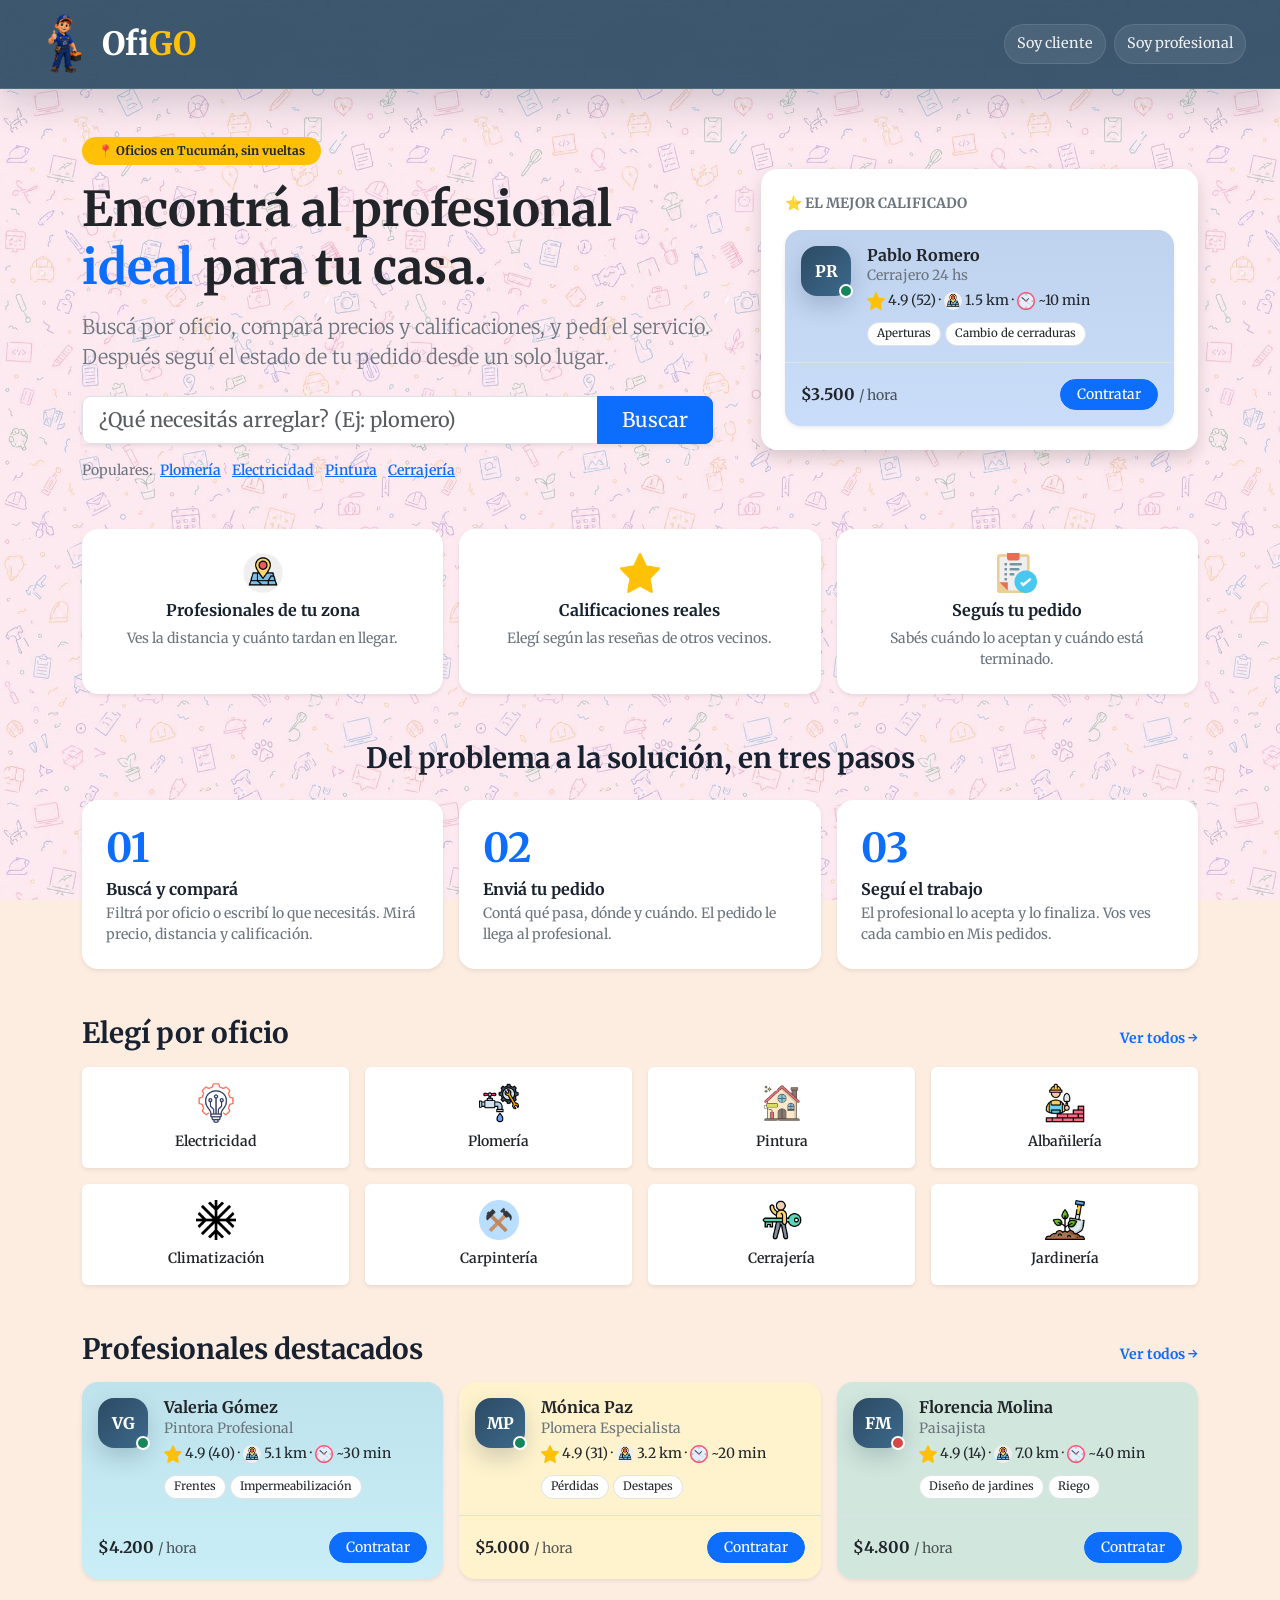
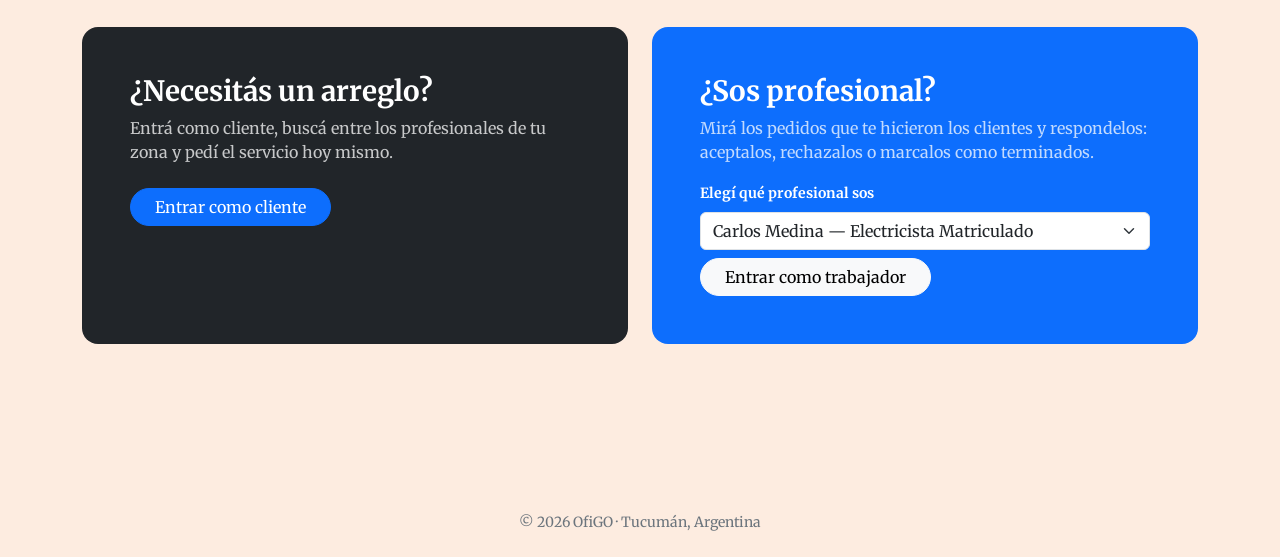
<file: index.html>
<!DOCTYPE html>
<html lang="es">

<head>
  <meta charset="UTF-8">
  <meta name="viewport" content="width=device-width, initial-scale=1.0">
  <meta name="description"
    content="OfiGO: encontrá profesionales de oficios cerca tuyo en Tucumán o recibí pedidos de clientes.">
  <title>OfiGO — Bienvenido</title>
  <link rel="icon" href="./img/OfiGO.png">

  <link href="https://cdn.jsdelivr.net/npm/bootstrap@5.3.3/dist/css/bootstrap.min.css" rel="stylesheet">
  <link rel="stylesheet" href="styles.css">
</head>

<body class="sin-bottom-nav portada">

  <header class="topbar">
    <div class="marca d-flex align-items-center gap-2">
      <img src="./img/hombrelogo.png" class="hombre-logo" alt="OfiGO" style="height: 60px; width: auto;">
      <span>Ofi<span class="text-warning">GO</span></span>
    </div>
    <nav>
      <a href="menu.html" class="text-decoration-none" data-entrar-cliente>Soy cliente</a>
      <a href="#ser-profesional" class="text-decoration-none">Soy profesional</a>
    </nav>
  </header>

  <main class="container py-5" style="max-width: 1140px;">

    <section class="row align-items-center g-5 mb-5">

      <div class="col-12 col-lg-7">
        <span class="badge bg-warning text-dark mb-3 px-3 py-2 rounded-pill fw-bold">📍 Oficios en Tucumán, sin vueltas</span>

        <h1 class="display-5 fw-bold text-dark mb-3">
          Encontrá al profesional <span class="text-primary">ideal</span> para tu casa.
        </h1>

        <p class="lead text-secondary mb-4">
          Buscá por oficio, compará precios y calificaciones, y pedí el servicio.
          Después seguí el estado de tu pedido desde un solo lugar.
        </p>

        <form class="input-group input-group-lg shadow-sm mb-3" action="oficios.html" method="get" id="form-buscar-portada">
          <input type="text" name="buscar" class="form-control"
            placeholder="¿Qué necesitás arreglar? (Ej: plomero)" aria-label="Servicio a buscar">
          <button type="submit" class="btn btn-primary px-4">Buscar</button>
        </form>

        <p class="small text-secondary mb-0">
          Populares:
          <a href="oficios.html?categoria=Plomer%C3%ADa" class="link-primary fw-semibold ms-1">Plomería</a>
          <a href="oficios.html?categoria=Electricidad" class="link-primary fw-semibold ms-2">Electricidad</a>
          <a href="oficios.html?categoria=Pintura" class="link-primary fw-semibold ms-2">Pintura</a>
          <a href="oficios.html?categoria=Cerrajer%C3%ADa" class="link-primary fw-semibold ms-2">Cerrajería</a>
        </p>
      </div>

      <div class="col-12 col-lg-5">
        <div class="bg-white rounded-4 shadow p-4">
          <p class="small fw-bold text-secondary text-uppercase mb-3">⭐ El mejor calificado</p>
          <div class="row" id="profesional-muestra"></div>
        </div>
      </div>

    </section>


    <section class="row g-3 mb-5 text-center">
      <div class="col-12 col-md-4">
        <div class="bg-white rounded-4 shadow-sm p-4 h-100">
          <img src="img/location.png" alt="" class="mb-2" style="width: 40px; height: 40px;">
          <h2 class="h6 fw-bold">Profesionales de tu zona</h2>
          <p class="small text-secondary mb-0">Ves la distancia y cuánto tardan en llegar.</p>
        </div>
      </div>
      <div class="col-12 col-md-4">
        <div class="bg-white rounded-4 shadow-sm p-4 h-100">
          <img src="img/star.png" alt="" class="mb-2" style="width: 40px; height: 40px;">
          <h2 class="h6 fw-bold">Calificaciones reales</h2>
          <p class="small text-secondary mb-0">Elegí según las reseñas de otros vecinos.</p>
        </div>
      </div>
      <div class="col-12 col-md-4">
        <div class="bg-white rounded-4 shadow-sm p-4 h-100">
          <img src="img/completed-task.png" alt="" class="mb-2" style="width: 40px; height: 40px;">
          <h2 class="h6 fw-bold">Seguís tu pedido</h2>
          <p class="small text-secondary mb-0">Sabés cuándo lo aceptan y cuándo está terminado.</p>
        </div>
      </div>
    </section>


    <section class="mb-5" aria-labelledby="titulo-como-funciona">
      <h2 class="h3 fw-bold text-center mb-4" id="titulo-como-funciona">Del problema a la solución, en tres pasos</h2>

      <ol class="row g-3 list-unstyled mb-0">
        <li class="col-12 col-md-4">
          <div class="bg-white rounded-4 shadow-sm p-4 h-100">
            <span class="display-6 fw-bold text-primary">01</span>
            <h3 class="h6 fw-bold mt-2 mb-1">Buscá y compará</h3>
            <p class="small text-secondary mb-0">Filtrá por oficio o escribí lo que necesitás. Mirá precio, distancia y calificación.</p>
          </div>
        </li>
        <li class="col-12 col-md-4">
          <div class="bg-white rounded-4 shadow-sm p-4 h-100">
            <span class="display-6 fw-bold text-primary">02</span>
            <h3 class="h6 fw-bold mt-2 mb-1">Enviá tu pedido</h3>
            <p class="small text-secondary mb-0">Contá qué pasa, dónde y cuándo. El pedido le llega al profesional.</p>
          </div>
        </li>
        <li class="col-12 col-md-4">
          <div class="bg-white rounded-4 shadow-sm p-4 h-100">
            <span class="display-6 fw-bold text-primary">03</span>
            <h3 class="h6 fw-bold mt-2 mb-1">Seguí el trabajo</h3>
            <p class="small text-secondary mb-0">El profesional lo acepta y lo finaliza. Vos ves cada cambio en Mis pedidos.</p>
          </div>
        </li>
      </ol>
    </section>


    <section class="mb-5" aria-labelledby="titulo-categorias">
      <div class="d-flex justify-content-between align-items-baseline mb-3">
        <h2 class="h3 fw-bold mb-0" id="titulo-categorias">Elegí por oficio</h2>
        <a href="oficios.html" class="small fw-bold text-decoration-none">Ver todos →</a>
      </div>

      <ul class="row row-cols-2 row-cols-md-4 g-3 list-unstyled mb-0">
        <li class="col">
          <a href="oficios.html?categoria=Electricidad" class="card card-body h-100 text-center text-decoration-none border-0 shadow-sm">
            <img src="img/innovation.png" alt="" class="mx-auto mb-2" style="width: 40px; height: 40px;">
            <span class="fw-semibold text-dark small">Electricidad</span>
          </a>
        </li>
        <li class="col">
          <a href="oficios.html?categoria=Plomer%C3%ADa" class="card card-body h-100 text-center text-decoration-none border-0 shadow-sm">
            <img src="img/plumbing.png" alt="" class="mx-auto mb-2" style="width: 40px; height: 40px;">
            <span class="fw-semibold text-dark small">Plomería</span>
          </a>
        </li>
        <li class="col">
          <a href="oficios.html?categoria=Pintura" class="card card-body h-100 text-center text-decoration-none border-0 shadow-sm">
            <img src="img/house-painting.png" alt="" class="mx-auto mb-2" style="width: 40px; height: 40px;">
            <span class="fw-semibold text-dark small">Pintura</span>
          </a>
        </li>
        <li class="col">
          <a href="oficios.html?categoria=Alba%C3%B1iler%C3%ADa" class="card card-body h-100 text-center text-decoration-none border-0 shadow-sm">
            <img src="img/building.png" alt="" class="mx-auto mb-2" style="width: 40px; height: 40px;">
            <span class="fw-semibold text-dark small">Albañilería</span>
          </a>
        </li>
        <li class="col">
          <a href="oficios.html?categoria=Climatizacion%20y%20Refrigeraci%C3%B3n" class="card card-body h-100 text-center text-decoration-none border-0 shadow-sm">
            <img src="img/chiller.png" alt="" class="mx-auto mb-2" style="width: 40px; height: 40px;">
            <span class="fw-semibold text-dark small">Climatización</span>
          </a>
        </li>
        <li class="col">
          <a href="oficios.html?categoria=Carpinter%C3%ADa" class="card card-body h-100 text-center text-decoration-none border-0 shadow-sm">
            <img src="img/crossed-hammers.png" alt="" class="mx-auto mb-2" style="width: 40px; height: 40px;">
            <span class="fw-semibold text-dark small">Carpintería</span>
          </a>
        </li>
        <li class="col">
          <a href="oficios.html?categoria=Cerrajer%C3%ADa" class="card card-body h-100 text-center text-decoration-none border-0 shadow-sm">
            <img src="img/key.png" alt="" class="mx-auto mb-2" style="width: 40px; height: 40px;">
            <span class="fw-semibold text-dark small">Cerrajería</span>
          </a>
        </li>
        <li class="col">
          <a href="oficios.html?categoria=Jardiner%C3%ADa" class="card card-body h-100 text-center text-decoration-none border-0 shadow-sm">
            <img src="img/gardening.png" alt="" class="mx-auto mb-2" style="width: 40px; height: 40px;">
            <span class="fw-semibold text-dark small">Jardinería</span>
          </a>
        </li>
      </ul>
    </section>


    <section class="mb-5" aria-labelledby="titulo-destacados">
      <div class="d-flex justify-content-between align-items-baseline mb-3">
        <h2 class="h3 fw-bold mb-0" id="titulo-destacados">Profesionales destacados</h2>
        <a href="oficios.html" class="small fw-bold text-decoration-none">Ver todos →</a>
      </div>
      <div class="row g-3" id="profesionales-destacados"></div>
    </section>


    <section class="row g-4">

      <div class="col-12 col-md-6">
        <div class="bg-dark text-white rounded-4 p-4 p-lg-5 h-100">
          <h2 class="h3 fw-bold">¿Necesitás un arreglo?</h2>
          <p class="opacity-75 mb-4">Entrá como cliente, buscá entre los profesionales de tu zona y pedí el servicio hoy mismo.</p>
          <a href="menu.html" class="btn btn-primary rounded-pill px-4" data-entrar-cliente>Entrar como cliente</a>
        </div>
      </div>

      <div class="col-12 col-md-6" id="ser-profesional">
        <div class="bg-primary text-white rounded-4 p-4 p-lg-5 h-100">
          <h2 class="h3 fw-bold">¿Sos profesional?</h2>
          <p class="opacity-75 mb-3">Mirá los pedidos que te hicieron los clientes y respondelos: aceptalos, rechazalos o marcalos como terminados.</p>
          <label for="select-profesional" class="form-label small fw-bold">Elegí qué profesional sos</label>
          <div class="d-flex flex-column gap-2">
            <select class="form-select" id="select-profesional"></select>
            <button type="button" class="btn btn-light rounded-pill px-4 align-self-start" id="btn-entrar-trabajador">
              Entrar como trabajador
            </button>
          </div>
        </div>
      </div>

    </section>

  </main>

  <footer class="text-center text-secondary small py-4">
    © 2026 OfiGO · Tucumán, Argentina
  </footer>

  <script src="https://cdn.jsdelivr.net/npm/bootstrap@5.3.3/dist/js/bootstrap.bundle.min.js"></script>
  <script src="app.js"></script>
</body>

</html>
</file>
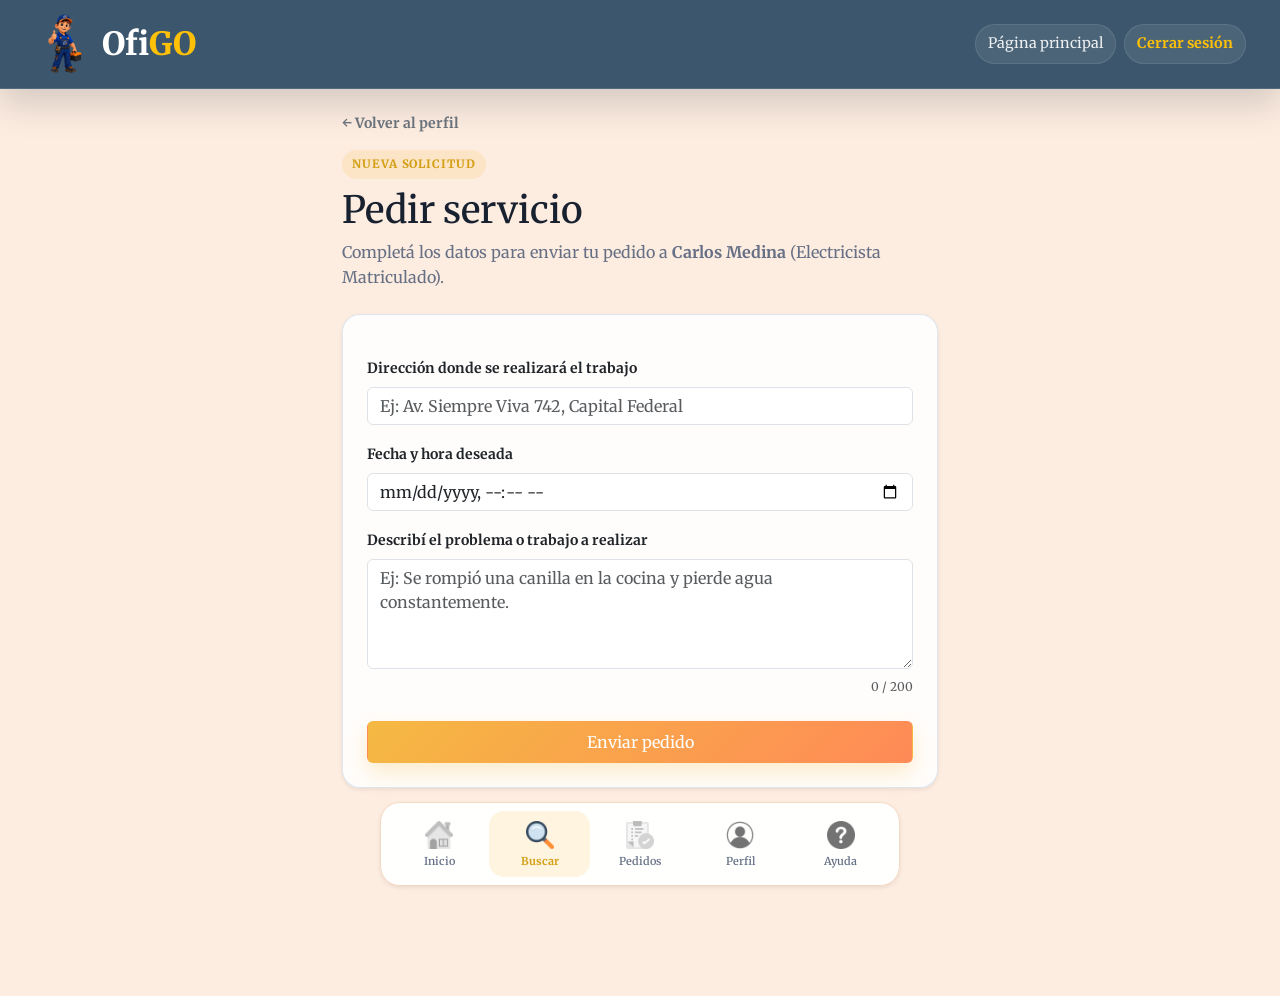
<file: crearpedido.html>
<!DOCTYPE html>
<html lang="es">

<head>
  <meta charset="UTF-8">
  <meta name="viewport" content="width=device-width, initial-scale=1.0">
  <meta name="description"
    content="Solicitá un servicio a un profesional en OficiosYa, completando los datos de tu pedido.">
  <title>OficiosYa — Solicitar servicio</title>
  <link rel="icon"  href="./img/OfiGO.png">
  <link href="https://cdn.jsdelivr.net/npm/bootstrap@5.3.3/dist/css/bootstrap.min.css" rel="stylesheet">
  
  <link rel="stylesheet" href="styles.css">
</head>

<body>

  <header class="topbar">
    <a href="index.html" class="marca d-flex align-items-center gap-2 text-white text-decoration-none" title="Ir a la página principal">
      <img src="./img/hombrelogo.png" class="hombre-logo" alt="OfiGO" style="height: 60px; width: auto;">
      <span>Ofi<span class="text-warning">GO</span></span>
    </a>
    <nav id="topbar-usuario">
      <a href="index.html" class="text-decoration-none">Página principal</a>
      <a href="#" id="btn-cerrar-sesion" class="text-warning fw-bold text-decoration-none">Cerrar sesión</a>
    </nav>
  </header>

  <main class="container" style="max-width: 620px;">


    <a href="perfiltrabajador.html"
      class="d-inline-flex align-items-center mt-4 text-decoration-none text-secondary small fw-bold">
      ← Volver al perfil
    </a>


    <section class="encabezado-pagina mt-3">
      <span class="eyebrow">Nueva Solicitud</span>
      <h1>Pedir servicio</h1>
      <p>Completá los datos para enviar tu pedido al profesional.</p>
    </section>


    <section class="my-3 mb-5">
      <article class="panel card p-4 shadow-sm">

        <div id="mensaje-area" aria-live="polite" class="mb-3"></div>

        <form id="form-pedido" novalidate>

          <div class="campo mb-3">
            <label for="direccion" class="form-label text-dark small fw-bold">Dirección donde se realizará el
              trabajo</label>
            <input type="text" id="direccion" name="direccion" class="form-control"
              placeholder="Ej: Av. Siempre Viva 742, Capital Federal" required>
          </div>

          <div class="campo mb-3">
            <label for="fecha" class="form-label text-dark small fw-bold">Fecha y hora deseada</label>
            <input type="datetime-local" id="fecha" name="fechaSolicitada" class="form-control" required>
          </div>

          <div class="campo mb-4">
            <label for="descripcion" class="form-label text-dark small fw-bold">Describí el problema o trabajo a
              realizar</label>
            <textarea id="descripcion" name="descripcion" class="form-control" rows="4" maxlength="200"
              placeholder="Ej: Se rompió una canilla en la cocina y pierde agua constantemente." required></textarea>
            <div class="text-end mt-1">
              <small class="text-muted" id="contador-desc" style="font-size: 0.75rem;">0 / 200</small>
            </div>
          </div>

          <button type="submit" class="btn btn-primario w-100 py-2">
            Enviar pedido
          </button>

        </form>

      </article>
    </section>

  </main>

  <nav class="bottom-nav shadow-sm p-1 p-md-2">
    <a href="menu.html" class="fw-semibold text-decoration-none py-1 py-md-2">
      <span class="icono-nav"><img src="img/house.png" class="icono-home"></span>
      <span>Inicio</span>
    </a>
    <a href="oficios.html" class="activo fw-bold text-decoration-none py-1 py-md-2">
      <span class="icono-nav"><img src="img/magnifying-glass.png" class="icono-home"></span>
      <span>Buscar</span>
    </a>
    <a href="historial.html" class="fw-semibold text-decoration-none py-1 py-md-2">
      <span class="icono-nav"><img src="img/completed-task.png" class="icono-home"></span>
      <span>Pedidos</span>
    </a>
    <a href="perfil.html" class="fw-semibold text-decoration-none py-1 py-md-2">
      <span class="icono-nav"><img src="img/user.png" class="icono-home"></span>
      <span>Perfil</span>
    </a>
  </nav>

  <script src="https://cdn.jsdelivr.net/npm/bootstrap@5.3.3/dist/js/bootstrap.bundle.min.js"></script>
  <script src="app.js"></script>
</body>

</html>
</file>
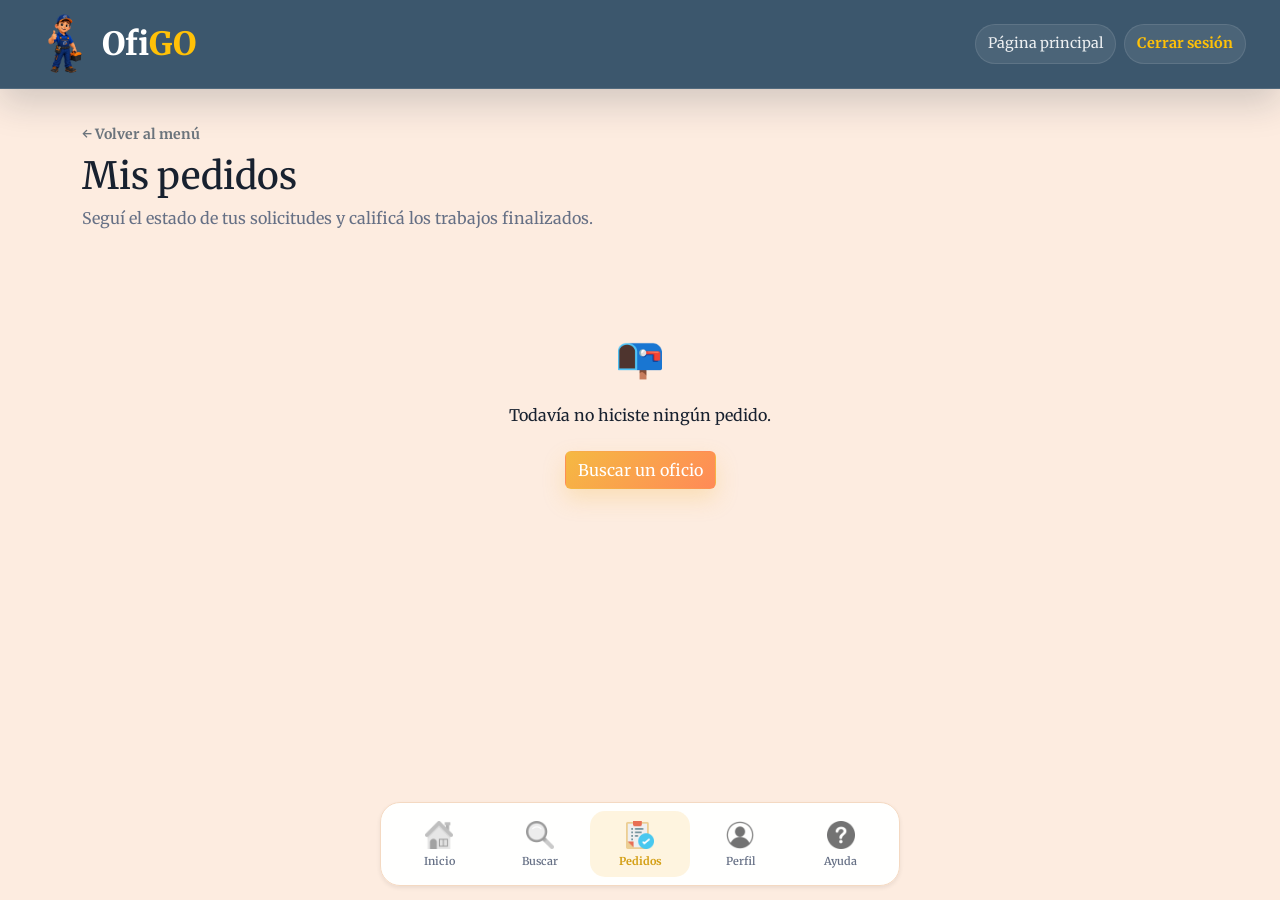
<file: historial.html>
<!DOCTYPE html>
<html lang="es">

<head>
  <meta charset="UTF-8">
  <meta name="viewport" content="width=device-width, initial-scale=1.0">
  <meta name="description" content="Seguí el estado de tus pedidos y calificá los trabajos finalizados en OficiosYa.">
  <title>OficiosYa — Mis pedidos</title>
  <link rel="icon" type="image/png" href="./img/hombrelogo.png">
  <link href="https://cdn.jsdelivr.net/npm/bootstrap@5.3.3/dist/css/bootstrap.min.css" rel="stylesheet">
  
  <link rel="stylesheet" href="styles.css">
</head>

<body>

  <header class="topbar">
    <a href="index.html" class="marca d-flex align-items-center gap-2 text-white text-decoration-none" title="Ir a la página principal">
      <img src="./img/hombrelogo.png" class="hombre-logo" alt="OfiGO" style="height: 60px; width: auto;">
      <span>Ofi<span class="text-warning">GO</span></span>
    </a>
    <nav id="topbar-usuario">
      <a href="index.html" class="text-decoration-none">Página principal</a>
      <a href="#" id="btn-cerrar-sesion" class="text-warning fw-bold text-decoration-none">Cerrar sesión</a>
    </nav>
  </header>

  <main class="container py-3">

    <section class="encabezado-pagina mt-3">
      <a href="menu.html"
        class="d-inline-flex align-items-center mb-2 text-decoration-none text-secondary small fw-bold">
        ← Volver al menú
      </a>
      <h1>Mis pedidos</h1>
      <p>Seguí el estado de tus solicitudes y calificá los trabajos finalizados.</p>
    </section>


    <ul class="row g-3 list-unstyled my-4" id="lista-pedidos"></ul>


    <section class="estado-vacio text-center py-5" id="sin-pedidos" style="display:none;">
      <p class="icono-vacio fs-1">📭</p>

      <p>Todavía no hiciste ningún pedido.</p>
      <a href="oficios.html" class="btn btn-primario mt-2">Buscar un oficio</a>
    </section>

  </main>


  <nav class="bottom-nav shadow-sm p-1 p-md-2">
    <a href="menu.html" class="fw-semibold text-decoration-none py-1 py-md-2">
      <span class="icono-nav"><img src="img/house.png" class="icono-home" alt=""></span>
      <span>Inicio</span>
    </a>
    <a href="oficios.html" class="fw-semibold text-decoration-none py-1 py-md-2">
      <span class="icono-nav"><img src="img/magnifying-glass.png" class="icono-home" alt=""></span>
      <span>Buscar</span>
    </a>
    <a href="historial.html" class="activo fw-bold text-decoration-none py-1 py-md-2">
      <span class="icono-nav"><img src="img/completed-task.png" class="icono-home" alt=""></span>
      <span>Pedidos</span>
    </a>
    <a href="perfil.html" class="fw-semibold text-decoration-none py-1 py-md-2">
      <span class="icono-nav"><img src="img/user.png" class="icono-home" alt=""></span>
      <span>Perfil</span>
    </a>
  </nav>

  <script src="https://cdn.jsdelivr.net/npm/bootstrap@5.3.3/dist/js/bootstrap.bundle.min.js"></script>
  <script src="app.js"></script>
</body>

</html>
</file>
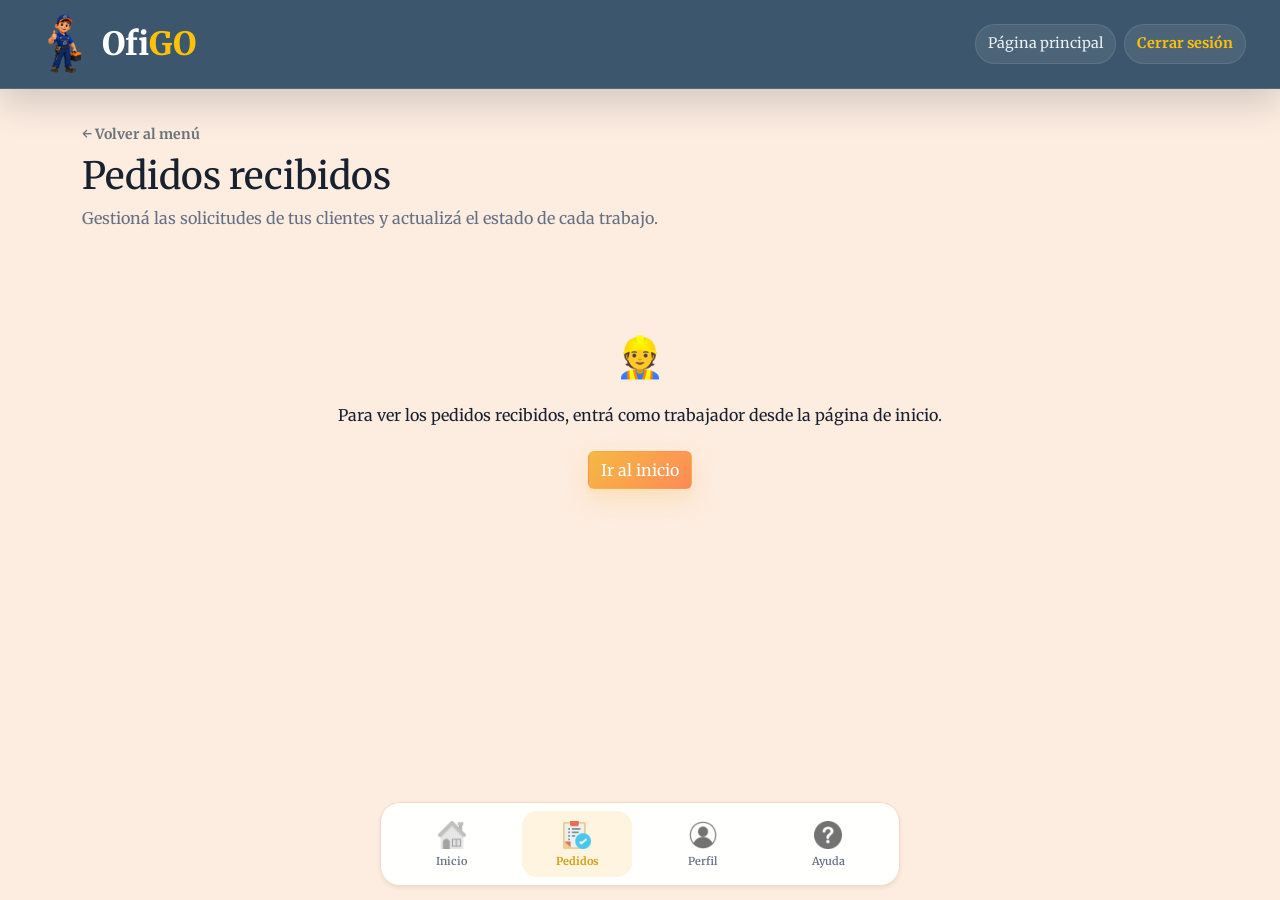
<file: historialtrabajador.html>
<!DOCTYPE html>
<html lang="es">

<head>
  <meta charset="UTF-8">
  <meta name="viewport" content="width=device-width, initial-scale=1.0">
  <meta name="description" content="Gestioná los pedidos recibidos de tus clientes en OficiosYa.">
  <title>OficiosYa — Pedidos recibidos</title>
  <link rel="icon"  href="./img/OfiGO.png">

  <link href="https://cdn.jsdelivr.net/npm/bootstrap@5.3.3/dist/css/bootstrap.min.css" rel="stylesheet">
  <link rel="stylesheet" href="styles.css">
</head>

<body>

  <header class="topbar">
    <a href="index.html" class="marca d-flex align-items-center gap-2 text-white text-decoration-none" title="Ir a la página principal">
      <img src="./img/hombrelogo.png" class="hombre-logo" alt="OfiGO" style="height: 60px; width: auto;">
      <span>Ofi<span class="text-warning">GO</span></span>
    </a>
    <nav>
      <a href="index.html" class="text-decoration-none">Página principal</a>
      <a href="index.html" id="btn-cerrar-sesion" class="text-warning fw-bold text-decoration-none">Cerrar sesión</a>
    </nav>
  </header>

  <main class="container py-3">

    <section class="encabezado-pagina mt-3">
      <a href="menu.html"
        class="d-inline-flex align-items-center mb-2 text-decoration-none text-secondary small fw-bold">
        ← Volver al menú
      </a>
      <h1>Pedidos recibidos</h1>
      <p>Gestioná las solicitudes de tus clientes y actualizá el estado de cada trabajo.</p>
    </section>


    <ul class="row g-3 list-unstyled my-4" id="lista-pedidos"></ul>

    <section class="estado-vacio text-center py-5" id="sin-pedidos" style="display:none;">
      <p class="icono-vacio fs-1">📭</p>
      <p>Todavía no recibiste pedidos de clientes.</p>
    </section>

  </main>

  <nav class="bottom-nav shadow-sm p-1 p-md-2">
    <a href="menu.html" class="fw-semibold text-decoration-none py-1 py-md-2">
      <span class="icono-nav"><img src="img/house.png" class="icono-home"></span>
      <span>Inicio</span>
    </a>
    <a href="historialtrabajador.html" class="activo fw-bold text-decoration-none py-1 py-md-2">
      <span class="icono-nav"><img src="img/completed-task.png" class="icono-home"></span>
      <span>Pedidos</span>
    </a>
    <a href="perfil.html" class="fw-semibold text-decoration-none py-1 py-md-2">
      <span class="icono-nav"><img src="img/user.png" class="icono-home"></span>
      <span>Perfil</span>
    </a>
  </nav>

  <script src="https://cdn.jsdelivr.net/npm/bootstrap@5.3.3/dist/js/bootstrap.bundle.min.js"></script>
  <script src="app.js"></script>
</body>

</html>
</file>
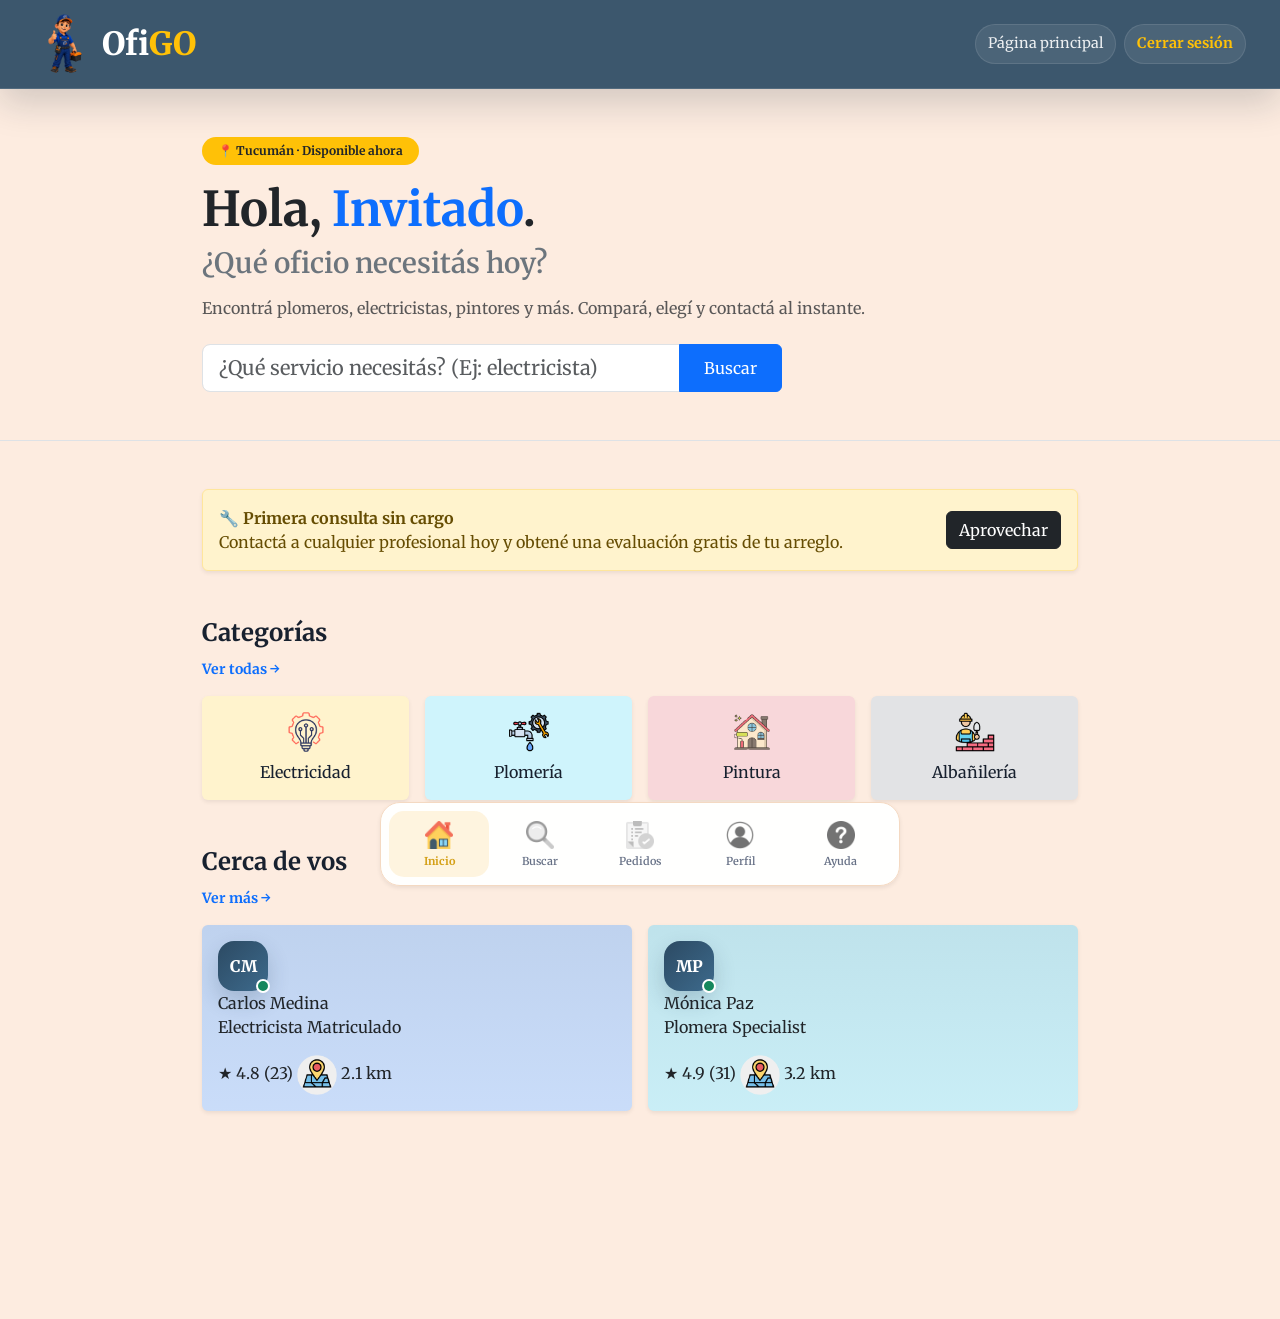
<file: menu.html>
<!DOCTYPE html>
<html lang="es">

<head>
  <meta charset="UTF-8">
  <meta name="viewport" content="width=device-width, initial-scale=1.0">
  <meta name="description"
    content="Panel principal de OficiosYa: encontrá profesionales de oficios cerca tuyo en Tucumán.">
  <title>OficiosYa — Inicio</title>
  <link rel="icon"  href="./img/OfiGO.png">
  
  <link href="https://cdn.jsdelivr.net/npm/bootstrap@5.3.3/dist/css/bootstrap.min.css" rel="stylesheet">
  <link rel="stylesheet" href="styles.css">
</head>

<body>

  <header class="topbar">
    <a href="index.html" class="marca d-flex align-items-center gap-2 text-white text-decoration-none" title="Ir a la página principal">
      <img src="./img/hombrelogo.png" class="hombre-logo" alt="OfiGO" style="height: 60px; width: auto;">
      <span>Ofi<span class="text-warning">GO</span></span>
    </a>
    <nav id="topbar-usuario">
      <a href="index.html" class="text-decoration-none">Página principal</a>
      <a href="#" id="btn-cerrar-sesion" class="text-warning fw-bold text-decoration-none">Cerrar sesión</a>
    </nav>
  </header>

  <section id="vista-cliente">

    <section class="transparencia py-5 border-bottom">
      <div class="container" style="max-width: 900px;">
        <span class="badge bg-warning text-dark mb-3 px-3 py-2 rounded-pill fw-bold">📍 Tucumán · Disponible
          ahora</span>
        <h1 class="display-5 fw-bold text-dark mb-2">Hola, <span id="nombre-cliente" class="text-primary">Juana</span>.
        </h1>
        <h2 class="h3 fw-semibold text-secondary mb-3">¿Qué oficio necesitás hoy?</h2>
        <p class="text-muted">Encontrá plomeros, electricistas, pintores y más. Compará, elegí y contactá al instante.
        </p>

        <form class="input-group search-transparent mt-4" action="oficios.html" method="get" style="max-width: 580px;">
          <input type="text" id="texto-busqueda" name="buscar" class="form-control form-control-lg"
            placeholder="¿Qué servicio necesitás? (Ej: electricista)" aria-label="Servicio a buscar">
          <button type="submit" class="btn btn-primary px-4">Buscar</button>
        </form>
      </div>
    </section>

    <main class="container my-5" style="max-width: 900px;">

      <article
        class="alert alert-warning d-flex flex-column flex-md-row align-items-md-center justify-content-between gap-3 mb-5 shadow-sm"
        role="note">
        <div>
          <strong class="d-block">🔧 Primera consulta sin cargo</strong>
          <span>Contactá a cualquier profesional hoy y obtené una evaluación gratis de tu arreglo.</span>
        </div>
        <a href="oficios.html" class="btn btn-dark flex-shrink-0">Aprovechar</a>
      </article>

      <section class="mb-5">
        <div class="fila-titulo mb-3">
          <h2 class="h4 fw-bold">Categorías</h2>
          <a href="oficios.html" class="text-decoration-none fw-bold small">Ver todas →</a>
        </div>

        <ul class="row row-cols-2 row-cols-md-4 g-3 list-unstyled mb-0" id="grid-categorias-menu">
          <li class="col">
            <a href="oficios.html?categoria=Electricidad"
              class="card card-body h-100 text-center text-decoration-none border-0 shadow-sm bg-warning-subtle category-card">
              <span class="icono-cat"> <img src="./img/innovation.png" class="icono-img" alt=""></span>
              <span class="label-cat mt-2">Electricidad</span>
            </a>
          </li>
          <li class="col">
            <a href="oficios.html?categoria=Plomer%C3%ADa"
              class="card card-body h-100 text-center text-decoration-none border-0 shadow-sm bg-info-subtle category-card">
              <span class="icono-cat"> <img src="./img/plumbing.png" class="icono-img" alt=""></span>
              <span class="label-cat mt-2">Plomería</span>
            </a>
          </li>
          <li class="col">
            <a href="oficios.html?categoria=Pintura"
              class="card card-body h-100 text-center text-decoration-none border-0 shadow-sm bg-danger-subtle category-card">
              <span class="icono-cat"> <img src="./img/house-painting.png" class="icono-img" alt=""></span>
              <span class="label-cat mt-2">Pintura</span>
            </a>
          </li>
          <li class="col">
            <a href="oficios.html?categoria=Alba%C3%B1iler%C3%ADa"
              class="card card-body h-100 text-center text-decoration-none border-0 shadow-sm bg-secondary-subtle category-card">
              <span class="icono-cat"> <img src="./img/building.png" class="icono-img" alt=""></span>
              <span class="label-cat mt-2">Albañilería</span>
            </a>
          </li>
        </ul>
      </section>

      <section class="mb-5">
        <div class="fila-titulo mb-3">
          <h2 class="h4 fw-bold">Cerca de vos</h2>
          <a href="oficios.html" class="text-decoration-none fw-bold small">Ver más →</a>
        </div>

        <ul class="row g-3 list-unstyled mb-0" id="destacados-cliente">
          <li class="col-12 col-md-6">
            <a href="perfiltrabajador.html?id=1"
              class="card tarjeta-profesional text-decoration-none d-block h-100 border-0 shadow-sm bg-primary-subtle">
              <div class="card-body fila-cabecera">
                <div class="avatar-profesional">
                  CM
                  <span class="punto-estado disponible"></span>
                </div>
                <div class="info-principal">
                  <span class="nombre-prof">Carlos Medina</span>
                  <p class="oficio-prof">Electricista Matriculado</p>
                  <div class="fila-meta">
                    <span class="rating">★ 4.8</span>
                    <span>(23)</span>
                    <span> <img src="img/location.png" class="icono-img" alt="Ubicación"> 2.1 km</span>
                  </div>
                </div>
              </div>
            </a>
          </li>

          <li class="col-12 col-md-6">
            <a href="perfiltrabajador.html?id=2"
              class="card tarjeta-profesional text-decoration-none d-block h-100 border-0 shadow-sm bg-info-subtle">
              <div class="card-body fila-cabecera">
                <div class="avatar-profesional">
                  MP
                  <span class="punto-estado disponible"></span>
                </div>
                <div class="info-principal">
                  <span class="nombre-prof">Mónica Paz</span>
                  <p class="oficio-prof">Plomera Specialist</p>
                  <div class="fila-meta">
                    <span class="rating">★ 4.9</span>
                    <span>(31)</span>
                    <span> <img src="img/location.png" class="icono-img" alt="Ubicación"> 3.2 km</span>
                  </div>
                </div>
              </div>
            </a>
          </li>
        </ul>
      </section>

    </main>
  </section>

  <section id="vista-trabajador" class="container my-5" style="max-width: 800px; display: none;">
    <div class="panel card p-4 shadow-sm mb-4">
      <span class="badge bg-warning text-dark mb-2 w-fit">📥 Panel de trabajador</span>
      <h1 class="h3 fw-bold mb-1">Hola, <span id="nombre-trabajador">Ricardo Sosa</span></h1>
      <p class="text-secondary small">Así está la actividad de tus servicios en la plataforma hoy.</p>

      <div class="row text-center my-3 py-3 border-top border-bottom g-2">
        <div class="col-6 border-end">
          <span class="fs-4 fw-bold text-dark d-block">★ 4.9</span>
          <span class="text-secondary small">Calificación promedio</span>
        </div>
        <div class="col-6">
          <span class="fs-4 fw-bold text-dark d-block" id="pendientes-trabajador">3</span>
          <span class="text-secondary small">Pedidos pendientes</span>
        </div>
      </div>

      <div class="list-unstyled mt-3">
        <a href="historialtrabajador.html"
          class="card tarjeta-pedido text-decoration-none d-block p-3 bg-light border-0 shadow-sm">
          <span class="fs-3">📥</span>
          <h3 class="h6 fw-bold text-dark mt-1 mb-1">Pedidos recibidos</h3>
          <p class="text-secondary small mb-0">Mirá las solicitudes de nuevos clientes y actualizá el estado de los
            trabajos.</p>
        </a>
      </div>
    </div>
  </section>

  <nav class="bottom-nav shadow-sm p-1 p-md-2" id="bottom-nav">
    <a href="menu.html" class="activo fw-bold text-decoration-none py-1 py-md-2">
      <span class="icono-nav"><img src="img/house.png" class="icono-home"></span>
      <span>Inicio</span>
    </a>
    <a href="oficios.html" class="fw-semibold text-decoration-none py-1 py-md-2">
      <span class="icono-nav"><img src="img/magnifying-glass.png" class="icono-home"></span>
      <span>Buscar</span>
    </a>
    <a href="historial.html" class="fw-semibold text-decoration-none py-1 py-md-2">
      <span class="icono-nav"><img src="img/completed-task.png" class="icono-home"></span>
      <span>Pedidos</span>
    </a>
    <a href="perfil.html" class="fw-semibold text-decoration-none py-1 py-md-2">
      <span class="icono-nav"><img src="img/user.png" class="icono-home"></span>
      <span>Perfil</span>
    </a>

   <a href="#" data-bs-toggle="offcanvas" data-bs-target="#panel-ayuda" aria-controls="panel-ayuda" class="fw-semibold text-decoration-none py-1 py-md-2">
  <span class="icono-nav"><img src="img/help-web-button.png" alt="Ayuda" class="icono-home"></span>
  <span>Ayuda</span>
</a>
  </nav>

  <aside class="offcanvas offcanvas-end" tabindex="-1" id="panel-ayuda" aria-labelledby="panel-ayuda-titulo">

  <div class="offcanvas-header">
    <h2 class="offcanvas-title h4 fw-bold" id="panel-ayuda-titulo">Centro de Ayuda</h2>
    <button type="button" class="btn-close" data-bs-dismiss="offcanvas" aria-label="Cerrar"></button>
  </div>

  <div class="offcanvas-body">

    <p class="text-secondary">
      Encontrá respuestas rápidas, resolvé dudas frecuentes y aprendé a usar OficiosYa.
    </p>

    <div class="py-3 border-bottom">
      <h3 class="h6 fw-bold">¿Cómo contratar un profesional?</h3>
      <p class="small text-secondary mb-0">
        Encontrá profesionales según el servicio que necesitás. Elegí una categoría, revisá los perfiles y
        seleccioná el profesional que más te convenga.
      </p>
    </div>

    <div class="py-3 border-bottom">
      <h3 class="h6 fw-bold"><img src="img/star.png" alt="Estrella" class="icono-home"> ¿Cómo califico un trabajo?</h3>
      <p class="small text-secondary mb-0">Desde Mis pedidos cuando el servicio esté finalizado.</p>
    </div>

    <div class="py-3 border-bottom">
      <h3 class="h6 fw-bold"><img src="img/pin.png" alt="Cancelar" class="icono-home"> ¿Puedo cancelar un pedido?</h3>
      <p class="small text-secondary mb-0">Sí, mientras todavía no haya sido finalizado.</p>
    </div>

    <div class="py-3">
      <h3 class="h6 fw-bold"><img src="img/completed-task.png" alt="Lista" class="icono-home"> ¿Cómo veo el estado de mi pedido?</h3>
      <p class="small text-secondary mb-0">Desde la sección Mis pedidos.</p>
    </div>

    <div class="bg-primary-subtle rounded-4 p-3 mt-3">
      <strong>¿Necesitás más ayuda?</strong>
      <p class="small text-secondary mt-2 mb-1"><img src="img/email.png" alt="Correo" class="icono-home"> soporte@oficiosya.com</p>
      <p class="small text-secondary mb-0"><img src="img/phone.png" alt="Teléfono" class="icono-home"> 0800-123-456</p>
    </div>

  </div>
</aside>

  <script src="https://cdn.jsdelivr.net/npm/bootstrap@5.3.3/dist/js/bootstrap.bundle.min.js"></script>
  <script src="app.js"></script>


</body>

</html>
</file>
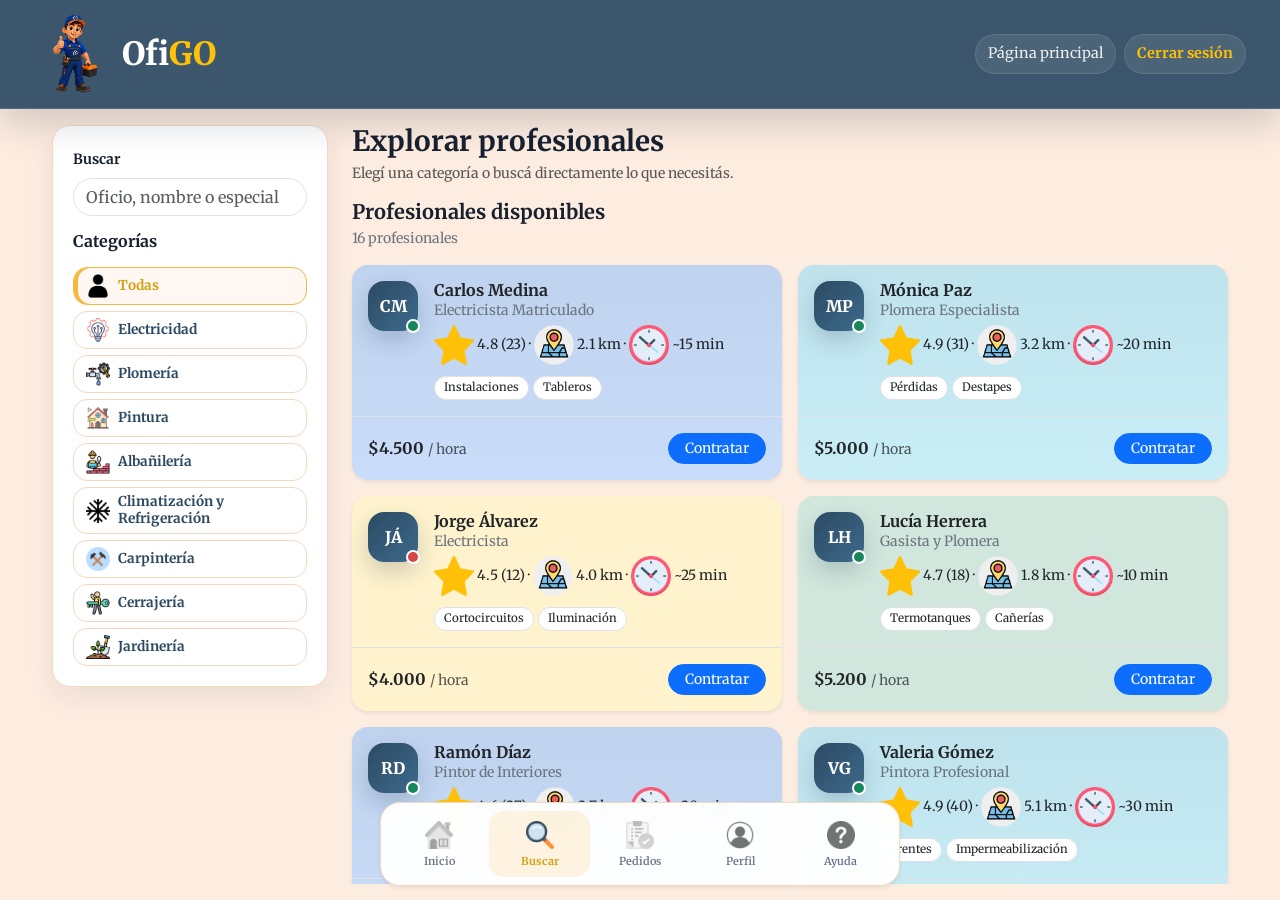
<file: oficios.html>
<!DOCTYPE html>
<html lang="es">

<head>
    <meta charset="UTF-8">
    <meta name="viewport" content="width=device-width, initial-scale=1.0">

    <meta name="description"
        content="OfiGO: encontrá y filtrá profesionales de distintos oficios y servicios en Tucumán.">

    <title>OfiGO — Explorar</title>

    <link rel="icon" href="./img/OfiGO.png">

    <link href="https://cdn.jsdelivr.net/npm/bootstrap@5.3.3/dist/css/bootstrap.min.css" rel="stylesheet">

    <link rel="stylesheet" href="styles.css">
</head>

<body class="pagina-explorar">

    <header class="topbar">
        <a href="index.html" class="marca d-flex align-items-center gap-2 text-white text-decoration-none" title="Ir a la página principal">
            <img src="./img/hombrelogo.png"
                class="hombre-logo"
                alt="OfiGO"
                style="height: 80px; width: auto;">

            <span>
                Ofi<span class="text-warning">GO</span>
            </span>
        </a>

        <nav id="topbar-usuario">
            <a href="index.html" class="text-decoration-none">Página principal</a>
            <a href="#" id="btn-cerrar-sesion" class="text-warning fw-bold text-decoration-none">
                Cerrar sesión
            </a>
        </nav>
    </header>


    <main class="container py-3" style="max-width: 1200px;">

        <section class="row g-4 explorar-layout">

            <aside class="col-12 col-md-4 col-lg-3">

                <section class="panel-filtros">

                    <label for="input-busqueda" class="form-label small fw-bold">
                        Buscar
                    </label>

                    <input
                        type="search"
                        id="input-busqueda"
                        class="form-control rounded-pill mb-3"
                        placeholder="Oficio, nombre o especialidad">

                    <h2 class="h6 fw-bold mb-3">
                        Categorías
                    </h2>

                    <nav class="lista-categorias" id="grid-categorias" aria-label="Categorías">

                        <button type="button" class="chip-categoria activo" data-categoria="todos">
                            <img src="img/people.png" class="boton-img" alt="">
                            <span>Todas</span>
                        </button>

                        <button type="button" class="chip-categoria" data-categoria="Electricidad">
                            <img src="img/innovation.png" class="boton-img" alt="">
                            <span>Electricidad</span>
                        </button>

                        <button type="button" class="chip-categoria" data-categoria="Plomería">
                            <img src="img/plumbing.png" class="boton-img" alt="">
                            <span>Plomería</span>
                        </button>

                        <button type="button" class="chip-categoria" data-categoria="Pintura">
                            <img src="img/house-painting.png" class="boton-img" alt="">
                            <span>Pintura</span>
                        </button>

                        <button type="button" class="chip-categoria" data-categoria="Albañilería">
                            <img src="img/building.png" class="boton-img" alt="">
                            <span>Albañilería</span>
                        </button>

                        <button type="button" class="chip-categoria" data-categoria="Climatizacion y Refrigeración">
                            <img src="img/chiller.png" class="boton-img" alt="">
                            <span>Climatización y Refrigeración</span>
                        </button>

                        <button type="button" class="chip-categoria" data-categoria="Carpintería">
                            <img src="img/crossed-hammers.png" class="boton-img" alt="">
                            <span>Carpintería</span>
                        </button>

                        <button type="button" class="chip-categoria" data-categoria="Cerrajería">
                            <img src="img/key.png" class="boton-img" alt="">
                            <span>Cerrajería</span>
                        </button>

                        <button type="button" class="chip-categoria" data-categoria="Jardinería">
                            <img src="img/gardening.png" class="boton-img" alt="">
                            <span>Jardinería</span>
                        </button>

                    </nav>

                </section>

            </aside>

            <section class="col-12 col-md-8 col-lg-9 explorar-resultados">

                <h1 class="h3 fw-bold mb-1">
                    Explorar profesionales
                </h1>

                <p class="text-muted small mb-3">
                    Elegí una categoría o buscá directamente lo que necesitás.
                </p>

                <h2 class="h5 fw-bold mb-1">
                    Profesionales disponibles
                </h2>

                <p class="text-secondary small mb-3" id="resumen-resultados" aria-live="polite"></p>

                <section
                    class="row g-3"
                    id="lista-profesionales">


                </section>

                <p
                    class="text-center text-secondary py-5"
                    id="sin-resultados"
                    style="display: none;">

                    🔍 No encontramos profesionales que coincidan con tu búsqueda.

                </p>

            </section>

        </section>

    </main>

    <nav class="bottom-nav shadow-sm p-1 p-md-2">

        <a href="menu.html" class="fw-semibold text-decoration-none py-1 py-md-2">
            <span class="icono-nav">
                <img
                    src="img/house.png"
                    class="icono-home"
                    alt="Inicio">
            </span>
            <span>Inicio</span>
        </a>


        <a href="oficios.html" class="activo fw-bold text-decoration-none py-1 py-md-2">
            <span class="icono-nav">
                <img
                    src="img/magnifying-glass.png"
                    class="icono-home"
                    alt="Buscar">
            </span>
            <span>Buscar</span>
        </a>


        <a href="historial.html" class="fw-semibold text-decoration-none py-1 py-md-2">
            <span class="icono-nav">
                <img
                    src="img/completed-task.png"
                    class="icono-home"
                    alt="Pedidos">
            </span>
            <span>Pedidos</span>
        </a>


        <a href="perfil.html" class="fw-semibold text-decoration-none py-1 py-md-2">
            <span class="icono-nav">
                <img
                    src="img/user.png"
                    class="icono-home"
                    alt="Perfil">
            </span>
            <span>Perfil</span>
        </a>

    </nav>

    <script src="https://cdn.jsdelivr.net/npm/bootstrap@5.3.3/dist/js/bootstrap.bundle.min.js"></script>


    <script src="app.js"></script>

</body>

</html>
</file>
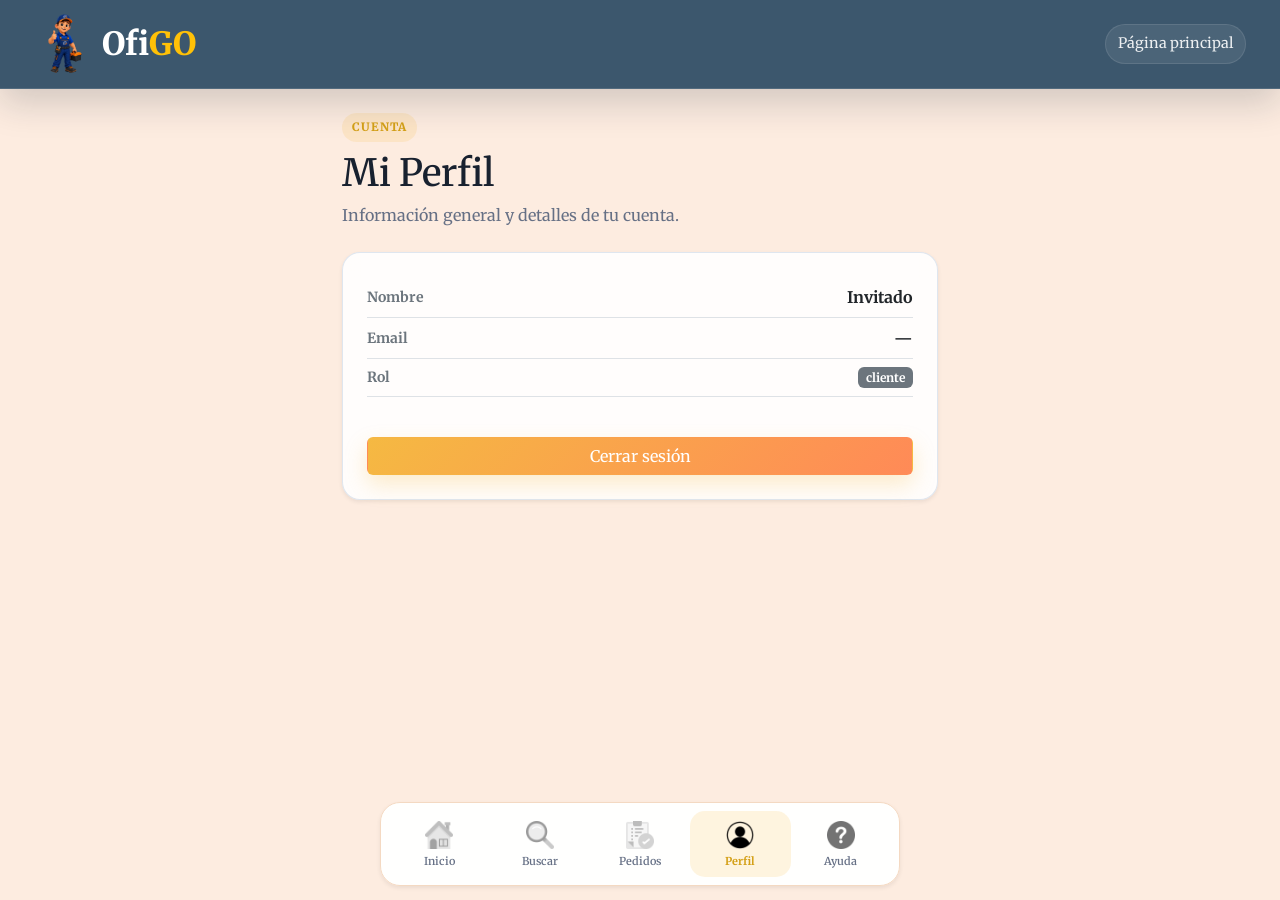
<file: perfil.html>
<!DOCTYPE html>
<html lang="es">

<head>
  <meta charset="UTF-8">
  <meta name="viewport" content="width=device-width, initial-scale=1.0">
  <meta name="description" content="Consultá y administrá los datos de tu cuenta en OfindexiciosYa.">
  <title>Mi Perfil — OficiosYa</title>
  <link rel="icon"  href="./img/OfiGO.png">
  <link href="https://cdn.jsdelivr.net/npm/bootstrap@5.3.3/dist/css/bootstrap.min.css" rel="stylesheet">

  <link rel="stylesheet" href="styles.css">
</head>

<body>

  <header class="topbar">
    <a href="index.html" class="marca d-flex align-items-center gap-2 text-white text-decoration-none" title="Ir a la página principal">
      <img src="./img/hombrelogo.png" class="hombre-logo" alt="OfiGO" style="height: 60px; width: auto;">
      <span>Ofi<span class="text-warning">GO</span></span>
    </a>
    <nav>
      <a href="index.html" class="text-decoration-none">Página principal</a>
    </nav>
  </header>

  <main class="container" style="max-width: 620px;">

    <section class="encabezado-pagina mt-4">
      <span class="eyebrow">Cuenta</span>
      <h1>Mi Perfil</h1>
      <p>Información general y detalles de tu cuenta.</p>
    </section>

    <section class="my-3">
      <article class="panel card p-4 shadow-sm">


        <div class="d-flex justify-content-between align-items-center py-2 border-bottom">
          <span class="text-secondary small fw-bold">Nombre</span>
          <span class="fw-bold text-dark" id="perfil-nombre">—</span>
        </div>

        <div class="d-flex justify-content-between align-items-center py-2 border-bottom">
          <span class="text-secondary small fw-bold">Email</span>
          <span class="fw-bold text-dark" id="perfil-email">—</span>
        </div>

        <div class="d-flex justify-content-between align-items-center py-2 border-bottom">
          <span class="text-secondary small fw-bold">Rol</span>
          <span class="badge bg-secondary" id="perfil-rol">—</span>
        </div>

        <div id="datos-trabajador" style="display:none;" class="mt-3">
          <h3 class="h6 text-uppercase text-secondary fw-bold mb-3">Detalles del Perfil Profesional</h3>

          <div class="d-flex justify-content-between align-items-center py-2 border-bottom">
            <span class="text-secondary small fw-bold">Oficio</span>
            <span class="fw-bold text-dark" id="perfil-oficio">—</span>
          </div>

          <div class="d-flex justify-content-between align-items-center py-2 border-bottom">
            <span class="text-secondary small fw-bold">Categoría</span>
            <span class="fw-bold text-dark" id="perfil-categoria">—</span>
          </div>

          <div class="d-flex justify-content-between align-items-center py-2 border-bottom">
            <span class="text-secondary small fw-bold">Zona</span>
            <span class="fw-bold text-dark" id="perfil-zona">—</span>
          </div>

          <div class="d-flex justify-content-between align-items-center py-2 border-bottom">
            <span class="text-secondary small fw-bold">Precio por hora</span>
            <span class="fw-bold text-success">$<span id="perfil-precio">—</span></span>
          </div>

          <div class="py-2">
            <span class="text-secondary small fw-bold d-block mb-1">Descripción del servicio</span>
            <p class="small text-muted mb-0" id="perfil-descripcion">—</p>
          </div>
        </div>

        <div id="mensaje-area" aria-live="polite" class="mt-3"></div>

        <button type="button" class="btn btn-primario w-100 mt-4" id="btn-cerrar-sesion">
          Cerrar sesión
        </button>

      </article>
    </section>

  </main>

  <nav class="bottom-nav shadow-sm p-1 p-md-2">
    <a href="menu.html" class="fw-semibold text-decoration-none py-1 py-md-2">
      <span class="icono-nav"><img src="img/house.png" class="icono-home" alt=""></span>
      <span>Inicio</span>
    </a>
    <a href="oficios.html" class="fw-semibold text-decoration-none py-1 py-md-2">
      <span class="icono-nav"><img src="img/magnifying-glass.png" class="icono-home" alt=""></span>
      <span>Buscar</span>
    </a>
    <a href="historial.html" class="fw-semibold text-decoration-none py-1 py-md-2">
      <span class="icono-nav"><img src="img/completed-task.png" class="icono-home" alt=""></span>
      <span>Pedidos</span>
    </a>
    <a href="perfil.html" class="activo fw-bold text-decoration-none py-1 py-md-2">
      <span class="icono-nav"><img src="img/user.png" class="icono-home" alt=""></span>
      <span>Perfil</span>
    </a>
  </nav>

  <script src="https://cdn.jsdelivr.net/npm/bootstrap@5.3.3/dist/js/bootstrap.bundle.min.js"></script>
  <script src="app.js"></script>
</body>

</html>
</file>
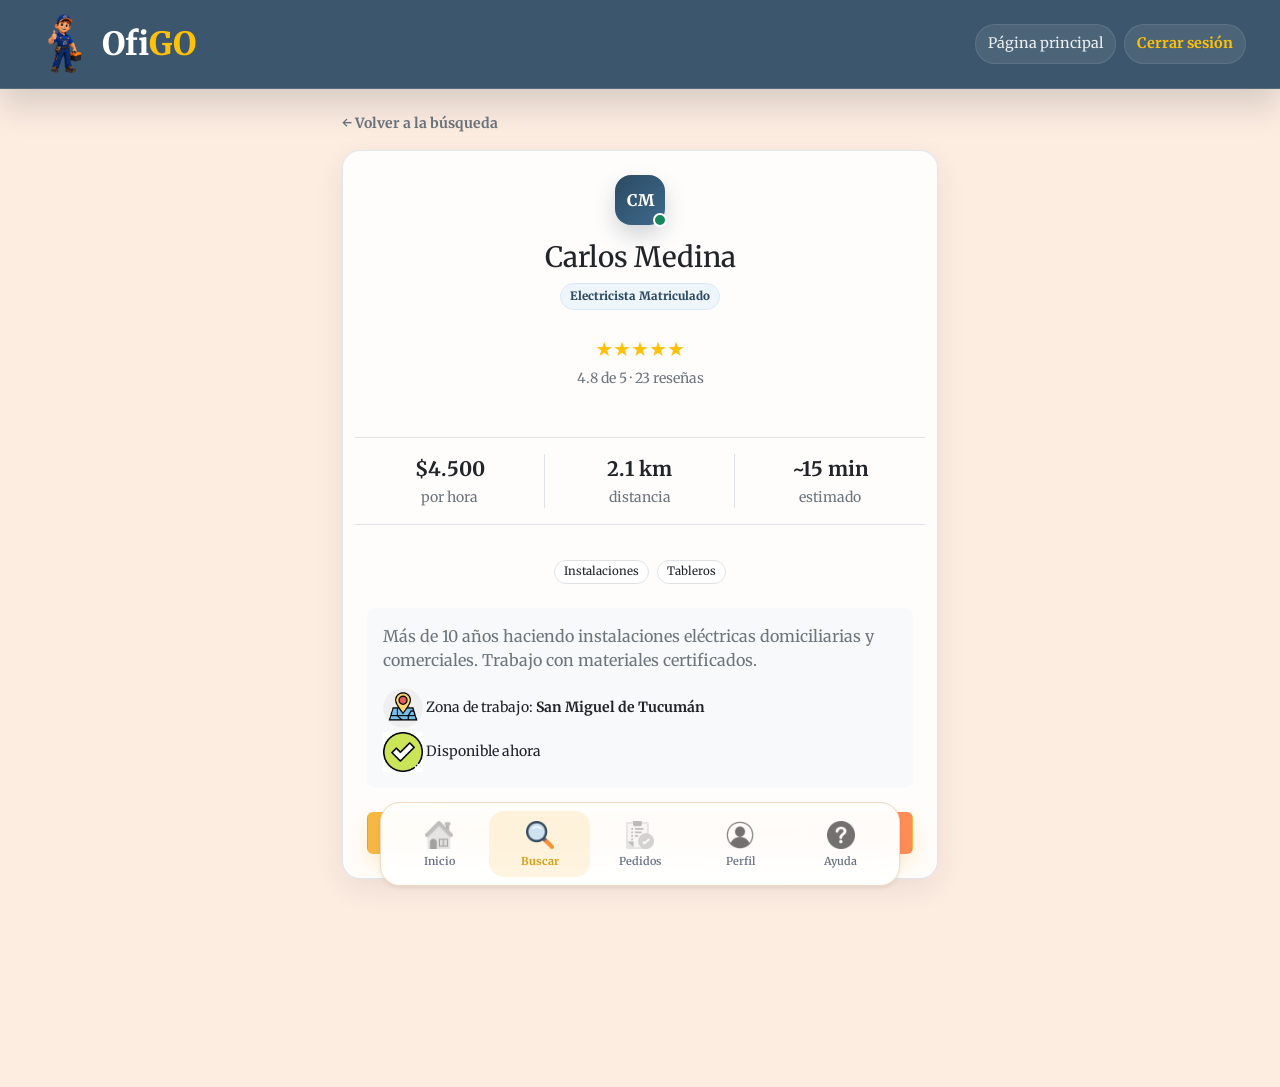
<file: perfiltrabajador.html>
<!DOCTYPE html>
<html lang="es">

<head>
  <meta charset="UTF-8">
  <meta name="viewport" content="width=device-width, initial-scale=1.0">
  <meta name="description" content="Conocé el perfil, calificación y servicios del profesional en OficiosYa.">
  <title>OficiosYa — Perfil del profesional</title>

  <link rel="icon"  href="./img/OfiGO.png">

  <link href="https://cdn.jsdelivr.net/npm/bootstrap@5.3.3/dist/css/bootstrap.min.css" rel="stylesheet">

  <link rel="stylesheet" href="styles.css">
</head>

<body>

  <header class="topbar">
    <a href="index.html" class="marca d-flex align-items-center gap-2 text-white text-decoration-none" title="Ir a la página principal">
      <img src="./img/hombrelogo.png" class="hombre-logo" alt="OfiGO" style="height: 60px; width: auto;">
      <span>Ofi<span class="text-warning">GO</span></span>
    </a>
    <nav>
      <a href="index.html" class="text-decoration-none">Página principal</a>
      <a href="#" id="btn-cerrar-sesion" class="text-warning fw-bold text-decoration-none">Cerrar sesión</a>
    </nav>
  </header>

  <main class="container" style="max-width: 620px;">

    <a href="oficios.html"
      class="d-inline-flex align-items-center mt-4 text-decoration-none text-secondary small fw-bold">
      ← Volver a la búsqueda
    </a>

    <section class="mt-3 mb-5">

      <article class="panel card p-4 text-center" id="tarjeta-profesional">

        <div class="avatar-profesional mx-auto mb-3">
          <span id="prof-iniciales">--</span>
          <span class="punto-estado" id="prof-estado-punto"></span>
        </div>

        <h1 id="prof-nombre" class="h3 mb-2">—</h1>

        <div class="d-flex justify-content-center mb-3">
          <span class="oficio-tag" id="prof-oficio">—</span>
        </div>

        <section class="my-2">
          <p class="calificacion mb-1 text-warning fs-5" id="prof-estrellas">☆☆☆☆☆</p>
          <p class="text-secondary small" id="prof-resumen-rating">— de 5 · 0 reseñas</p>
        </section>

        <ul class="row text-center list-unstyled my-4 py-3 border-top border-bottom">
          <li class="col-4 border-end">
            <strong id="prof-precio" class="d-block fs-5 text-dark">—</strong>
            <span class="text-secondary small">por hora</span>
          </li>
          <li class="col-4 border-end">
            <strong id="prof-distancia" class="d-block fs-5 text-dark">—</strong>
            <span class="text-secondary small">distancia</span>
          </li>
          <li class="col-4">
            <strong id="prof-llegada" class="d-block fs-5 text-dark">—</strong>
            <span class="text-secondary small">estimado</span>
          </li>
        </ul>

        <section class="tags-especialidad d-flex flex-wrap justify-content-center gap-2 mb-4" id="prof-especialidades">
        </section>

        <section class="text-start mb-4 bg-light p-3 rounded-3">
          <p id="prof-descripcion" class="mb-3 text-secondary">—</p>
          <p class="mb-1 small"><img src="img/location.png" class="icono-img" alt="Ubicación"> Zona de trabajo: <strong
              id="prof-zona" class="text-dark">—</strong></p>
          <p class="mb-0 small" id="prof-disponibilidad">—</p>
        </section>

        <button type="button" class="btn btn-primario w-100 py-2 fs-6" id="btn-contratar">
          Contratar servicio
        </button>

      </article>

    </section>

  </main>

  <nav class="bottom-nav shadow-sm p-1 p-md-2">
    <a href="menu.html" class="fw-semibold text-decoration-none py-1 py-md-2">
      <span class="icono-nav"><img src="img/house.png" class="icono-home"></span>
      <span>Inicio</span>
    </a>
    <a href="oficios.html" class="activo fw-bold text-decoration-none py-1 py-md-2">
      <span class="icono-nav"><img src="img/magnifying-glass.png" class="icono-home"></span>
      <span>Buscar</span>
    </a>
    <a href="historial.html" class="fw-semibold text-decoration-none py-1 py-md-2">
      <span class="icono-nav"><img src="img/completed-task.png" class="icono-home"></span>
      <span>Pedidos</span>
    </a>
    <a href="perfil.html" class="fw-semibold text-decoration-none py-1 py-md-2">
      <span class="icono-nav"><img src="img/user.png" class="icono-home"></span>
      <span>Perfil</span>
    </a>
  </nav>

  <script src="https://cdn.jsdelivr.net/npm/bootstrap@5.3.3/dist/js/bootstrap.bundle.min.js"></script>
  <script src="app.js"></script>
</body>

</html>
</file>
<file: styles.css>
@import url('https://fonts.googleapis.com/css2?family=Merriweather:ital,opsz,wght@0,18..144,300..900;1,18..144,300..900&display=swap');
:root {
  --azul: #2c4a63;
  --azul-claro: #3d6a8c;
  --azul-tinta: #1c3245;
  --terracota: #f5b942;
  --terracota-oscuro: #d4a017;
  --fondo: #fdece0;
  --fondo-calido: #fbe8a6;
  --papel: #ffffff;
  --texto: #18212f;
  --texto-suave: #667085;
  --verde: #16875d;
  --rojo: #d94646;
  --borde: #f4d9c2;
  --borde-fuerte: #eec9a3;

  --sombra: 0 10px 30px rgba(20, 45, 75, 0.08);
  --sombra-fuerte: 0 18px 50px rgba(20, 45, 75, 0.16);

  --radio: 18px;
}

/**{
  box-sizing: border-box;
}

html {
  scroll-behavior: smooth;
} **/

body {
  margin: 0;
  min-height: 100vh;
  padding-bottom: 112px;
  background-color: var(--fondo);
  font-family: 'Merriweather', system-ui, sans-serif;
  color: var(--texto);
}

body.sin-bottom-nav {
  padding-bottom: 0;
}

/** a {
  color: inherit;
  text-decoration: none;
}*/
/* --- 
button,
input,
select,
textarea {
  font: inherit;
}

h1,
h2,
h3,
.titulo-marca {
  margin: 0;
  color: var(--azul-tinta);
}

h1 {
  font-size: clamp(2rem, 4vw, 3rem);
  line-height: 1.06;
  font-weight: 800;
}

h2 {
  font-size: 1.25rem;
  line-height: 1.2;
  font-weight: 800;
}

h3 {
  font-size: 1rem;
  line-height: 1.3;
  font-weight: 700;
} --- */

.topbar {
  position: sticky;
  top: 0;
  z-index: 20;

  display: flex;
  align-items: center;
  justify-content: space-between;
  gap: 16px;

  min-height: 80px;
  padding: 14px clamp(16px, 4vw, 34px);

  color: #fff;
  background: rgba(44, 74, 99, 0.92);
  border-bottom: 1px solid rgba(255, 255, 255, 0.12);
  box-shadow: 0 14px 36px rgba(15, 34, 51, 0.18);

  backdrop-filter: blur(16px);
}

.topbar .marca {
  display: inline-flex;
  align-items: center;
  gap: 10px;

  font-size: 2rem;
  font-weight: 800;
  white-space: nowrap;
}
/*
.marca .punto {
  width: 13px;
  height: 13px;

  border-radius: 999px;
  background: linear-gradient(135deg, var(--terracota), #ffd166);

  box-shadow: 0 0 0 5px rgba(245, 185, 66, 0.18);
}
*/
.topbar nav {
  display: flex;
  align-items: center;
  justify-content: flex-end;
  flex-wrap: wrap;
  gap: 8px;

  font-size: 0.9rem;
}

.topbar nav a,
.topbar nav button {
  padding: 8px 12px;

  color: rgba(255, 255, 255, 0.9);
  background: rgba(255, 255, 255, 0.08);

  border: 1px solid rgba(255, 255, 255, 0.1);
  border-radius: 999px;

  cursor: pointer;
  transition: 160ms ease;
}

.topbar nav a:hover,
.topbar nav button:hover {
  color: #fff;
  background: rgba(255, 255, 255, 0.15);
}

.usuario-chip {
  display: inline-flex;
  align-items: center;
  gap: 8px;

  padding: 8px 12px;

  color: #fff;
  background: rgba(255, 255, 255, 0.13);

  border: 1px solid rgba(255, 255, 255, 0.14);
  border-radius: 999px;

  font-size: 0.84rem;
  font-weight: 600;
}


/**.landing-header {
  background: transparent;
  border-bottom: none;
}

.landing-header-inner {
  display: flex;
  align-items: center;
  justify-content: space-between;
  gap: 16px;

  max-width: 1100px;
  margin: 0 auto;
 padding: 5px 24px;
}*/

.marca-landing {
  color: var(--azul-tinta);
  font-size: 2.4rem;
  font-weight: 800;
}

.marca-landing .resaltado-marca {
  color: var(--terracota);
}
 

/*---.landing-header-acciones {
  display: flex;
  align-items: center;
  gap: 10px;
}

.btn-header-fantasma,
.btn-header-solido {
  min-height: 32px;
  padding: 6px 14px;

  border-radius: 999px;

  font-weight: 700;
  cursor: pointer;
  transition: 160ms ease;
}

.btn-header-fantasma {
  color: var(--azul);
  background: #fff;
  border: 1px solid var(--borde);
}

.btn-header-solido {
  color: #fff;
  background: var(--azul);
  border: 1px solid var(--azul);
}

.btn-header-fantasma:hover {
  border-color: var(--azul-claro);
  transform: translateY(-1px);
}

.btn-header-solido:hover {
  background: var(--azul-claro);
  transform: translateY(-1px);
} ----*/


/* --- .contenedor,
.contenedor-angosto {
  width: min(100%, 1040px);
  margin: 0 auto;
  padding: clamp(28px, 5vw, 48px) 20px 64px;
}

.contenedor-angosto {
  width: min(100%, 620px);
} -----*/

.encabezado-pagina {
  margin-bottom: 24px;
}

.encabezado-pagina .eyebrow {
  display: inline-flex;

  margin-bottom: 8px;
  padding: 6px 10px;

  color: var(--terracota-oscuro);
  background: rgba(245, 185, 66, 0.16);

  border-radius: 999px;

  font-size: 0.72rem;
  font-weight: 800;
  letter-spacing: 0.08em;
  text-transform: uppercase;
}

.encabezado-pagina h1 {
  font-size: clamp(1.7rem, 4vw, 2.35rem);
}

.encabezado-pagina p {
  margin: 8px 0 0;

  color: var(--texto-suave);
  line-height: 1.55;
}

.panel {
  padding: clamp(20px, 4vw, 32px);

  background: rgba(255, 255, 255, 0.88);
  border: 1px solid rgba(221, 229, 238, 0.94);
  border-radius: var(--radio);

  box-shadow: var(--sombra);

  backdrop-filter: blur(12px);
}

/* --- .campo {
  margin-bottom: 18px;
}

.campo label {
  display: block;

  margin-bottom: 7px;

  color: var(--azul);
  font-size: 0.86rem;
  font-weight: 700;
}

.campo input,
.campo select,
.campo textarea {
  width: 100%;
  min-height: 46px;
  padding: 12px 14px;

  color: var(--texto);
  background: #f9fbfd;

  border: 1px solid var(--borde);
  border-radius: 12px;

  outline: none;
  transition: 160ms ease;
}

.campo textarea {
  min-height: 108px;
  resize: vertical;
  line-height: 1.5;
}

.campo input:focus,
.campo select:focus,
.campo textarea:focus {
  background: #fff;
  border-color: var(--terracota);

  box-shadow: 0 0 0 4px rgba(255, 107, 61, 0.14);
}

.btn {
  display: inline-flex;
  align-items: center;
  justify-content: center;
  gap: 8px;

  min-height: 44px;
  padding: 12px 20px;

  border: 1px solid transparent;
  border-radius: 12px;

  font-weight: 800;
  cursor: pointer;
  transition: 160ms ease;
}

.btn:active {
  transform: translateY(1px);
}---*/

.btn-primario {
  color: #fff;
  background: linear-gradient(
    135deg,
    var(--terracota),
    #ff8a57
  );

  box-shadow: 0 10px 22px rgba(245, 185, 66, 0.26);
}

.btn-primario:hover {
  background: linear-gradient(
    135deg,
    var(--terracota-oscuro),
    var(--terracota)
  );

  box-shadow: 0 14px 30px rgba(245, 185, 66, 0.34);
  transform: translateY(-1px);
}

.btn-secundario {
  color: #fff;
  background: var(--azul);
}

.btn-secundario:hover {
  background: var(--azul-claro);
  transform: translateY(-1px);
}

.btn-fantasma {
  color: var(--azul);
  background: #fff;
  border-color: var(--borde);
}

/**.btn-fantasma:hover {
  border-color: var(--azul-claro);
  transform: translateY(-1px);
}

.btn-bloque {
  width: 100%;
}

.btn-chico {
  min-height: 34px;
  padding: 8px 13px;
  border-radius: 10px;

  font-size: 0.82rem;
}

.btn-ocupado {
  color: var(--texto-suave);
  background: #eef2f6;
  border-color: #e5ebf1;

  cursor: not-allowed;
}


.tabs-rol {
  display: flex;
  gap: 5px;

  margin-bottom: 24px;
  padding: 5px;

  background: #eef3f8;
  border: 1px solid var(--borde);
  border-radius: 14px;
}

.tabs-rol button {
  flex: 1;
  min-height: 42px;

  border: 0;
  border-radius: 10px;

  background: transparent;
  color: var(--texto-suave);

  font-weight: 800;
  cursor: pointer;
}

.tabs-rol button.activo {
  color: #fff;
  background: var(--azul);

  box-shadow: 0 8px 18px rgba(23, 50, 77, 0.2);
}

.hero {
  width: min(100%, 720px);
  margin: 0 auto;
  padding: clamp(30px, 6vw, 58px) 20px 10px;
}

.hero .ubicacion-chip {
  display: inline-flex;
  align-items: center;
  gap: 7px;

  margin-bottom: 16px;
  padding: 7px 12px;

  color: var(--terracota-oscuro);
  background: rgba(245, 185, 66, 0.16);

  border: 1px solid rgba(245, 185, 66, 0.24);
  border-radius: 999px;

  font-size: 0.75rem;
  font-weight: 800;
  letter-spacing: 0.04em;
  text-transform: uppercase;
}

.hero h1 .resaltado {
  color: var(--terracota);
}

.hero p.bajada {
  margin: 14px 0 0;

  color: var(--texto-suave);
  font-size: 1rem;
  line-height: 1.6;
}


.buscador-hero {
  display: flex;
  align-items: center;
  gap: 8px;

  margin-top: 24px;
  padding: 7px;

  background: #fff;
  border: 1px solid var(--borde);
  border-radius: 16px;

  box-shadow: var(--sombra);
}

.buscador-hero input {
  flex: 1;
  min-width: 0;
  min-height: 48px;

  padding: 0 14px;

  border: 0;
  outline: none;

  color: var(--texto);
  background: transparent;
}

.buscador-hero button {
  flex-shrink: 0;

  min-height: 48px;
  padding: 0 18px;

  color: #fff;
  background: var(--azul);
 border: 0;
 border-radius: 12px;

  font-weight: 800;
  cursor: pointer;
}

.buscador-hero button:hover {
  background: var(--azul-claro);
}

.banner-promo,
.seccion,
.como-funciona {
  width: min(100%, 720px);
  margin: 0 auto;
  padding: 28px 20px 0;
}

.banner-promo .caja {
  display: flex;
  align-items: center;
  justify-content: space-between;
  gap: 14px;

  padding: 18px;

  background: linear-gradient(
    135deg,
    #fff,
    var(--fondo-calido)
  );

  border: 1px solid rgba(245, 185, 66, 0.35);
  border-radius: var(--radio);

  box-shadow: var(--sombra);
}

.banner-promo .texto strong {
  display: block;
  margin-bottom: 3px;

  color: var(--azul-tinta);
  font-size: 0.96rem;
}

.banner-promo .texto span {
  color: var(--texto-suave);
  font-size: 0.86rem;
  line-height: 1.45;
}

.seccion .fila-titulo,
.como-funciona .fila-titulo {
  display: flex;
  align-items: center;
  justify-content: space-between;
  gap: 14px;

  margin-bottom: 16px;
}

.seccion .fila-titulo a {
  color: var(--terracota-oscuro);
  font-size: 0.86rem;
  font-weight: 800;
}*/

/**#grid-categorias .chip-categoria {
  display: flex;
  flex-direction: column;
  align-items: center;
  justify-content: center;
  gap: 6px;
  min-height: 90px;
  padding: 12px 8px;
  border-radius: 20px;
  text-align: center;
  white-space: normal;
}

#grid-categorias .boton-img {
  width: 28px;
  height: 28px;
}

.chip-categoria:hover,
.chip-categoria.activo {
  background: #fff7f1;
  border-color: rgba(245, 185, 66, 0.58);
  transform: translateY(-2px);
}

.chip-categoria .icono-cat {
  font-size: 1.45rem;
}*/
 .icono-img {
  width: 40px;
  height: 40px;
}
 .boton-img {
  width: 32px;
  height: 32px;
}

 .icono-home {
  width: 32px;
  height: 32px;
}

/**.chip-categoria .label-cat {
  color: var(--texto);
  font-size: 0.72rem;
  font-weight: 800;
  line-height: 1.2;
  overflow-wrap: anywhere;
}

.chip-categoria.activo .label-cat {
  color: var(--terracota-oscuro);
}

.tarjeta-profesional,
.tarjeta-pedido,
.ficha-oficio,
.paso-funciona,
.acceso-card {
  background: rgba(255, 255, 255, 0.92);
  border: 1px solid var(--borde);
  border-radius: var(--radio);

  box-shadow: 0 8px 22px rgba(20, 45, 75, 0.06);

  transition: 160ms ease;
}

.tarjeta-profesional,
.tarjeta-pedido,
.ficha-oficio {
  margin-bottom: 14px;
}

.tarjeta-profesional {
  cursor: pointer;
}

.category-card {
  transition: transform 160ms ease, box-shadow 160ms ease;
}

.category-card:hover {
  transform: translateY(-3px);
  box-shadow: var(--sombra-fuerte) ;
}

.category-card {
  color: var(--azul-tinta) ;
  background-color: rgba(44, 74, 99, 0.14) ;
  border: 1px solid rgba(44, 74, 99, 0.28) ;
}

.category-card .label-cat {
  color: var(--azul-tinta) ;
}

.category-card:hover,
.category-card:focus-visible {
  color: var(--azul-tinta) ;
  background-color: rgba(44, 74, 99, 0.23) ;
  border-color: rgba(44, 74, 99, 0.55) ;
}

.search-transparent {
  background: transparent ;
}

.search-transparent .form-control {
  color: var(--azul-tinta) ;
  background-color: transparent ;
  border-color: rgba(44, 74, 99, 0.45) ;
  box-shadow: none ;
}

.search-transparent .form-control::placeholder {
  color: #526a7e;
  opacity: 1;
}

.search-transparent .form-control:focus {
  border-color: var(--azul-claro) ;
  box-shadow: 0 0 0 0.25rem rgba(44, 74, 99, 0.18) ;
}*/

.tarjeta-profesional.bg-primary-subtle,
.tarjeta-profesional.bg-info-subtle {
  background-color: rgba(28, 50, 69, 0.06) ;
  background-image: linear-gradient(
    180deg,
    rgba(28, 50, 69, 0.09),
    rgba(28, 50, 69, 0.03)
  ) ;
  border: 2px solid var(--azul-tinta) ;
  box-shadow: 0 8px 22px rgba(15, 34, 51, 0.1);
}

.tarjeta-profesional.bg-primary-subtle:hover,
.tarjeta-profesional.bg-info-subtle:hover {
  background-color: rgba(28, 50, 69, 0.1) ;
  border-color: var(--azul-tinta) ;
  box-shadow: var(--sombra-fuerte);
  transform: translateY(-2px);
}

/*.transparencia {
  background: rgba(255, 255, 255, 0.571);
}*/
.hombre-logo {
  width: 60px;
  height: 60px;
  border-radius: 50%;
  object-fit: cover;
}
/*.tarjeta-profesional:hover,
.ficha-oficio:hover,
.acceso-card:hover {
  border-color: rgba(245, 185, 66, 0.55);
  box-shadow: var(--sombra-fuerte);
  transform: translateY(-2px);
}*/

/*.tarjeta-profesional .fila-cabecera,
.ficha-oficio {
  display: flex;
  align-items: flex-start;
  gap: 13px;
}*/

.avatar-profesional,
.ficha-avatar {
  position: relative;

  display: inline-flex;
  align-items: center;
  justify-content: center;

  width: 50px;
  height: 50px;
  flex-shrink: 0;

  color: #fff;
  background: linear-gradient(
    135deg,
    var(--azul),
    var(--azul-claro)
  );

  border-radius: 16px;

  font-weight: 800;

  box-shadow: 0 10px 22px rgba(23, 50, 77, 0.2);
}

.avatar-profesional .punto-estado {
  position: absolute;
  right: -2px;
  bottom: -2px;

  width: 14px;
  height: 14px;

  border: 2px solid #fff;
  border-radius: 999px;
}

.punto-estado.disponible {
  background: var(--verde);
}

.punto-estado.ocupado {
  background: var(--rojo);
}

/*.tarjeta-profesional .info-principal,
.ficha-info {
  flex: 1;
  min-width: 0;
}

.tarjeta-profesional .nombre-prof,
.ficha-info .nombre {
  color: var(--azul-tinta);
  font-weight: 800;
}

.tarjeta-profesional .oficio-prof {
  margin-top: 3px;
  color: var(--texto-suave);
  font-size: 0.86rem;
}

.tarjeta-profesional .fila-meta {
  display: flex;
  align-items: center;
  flex-wrap: wrap;
  gap: 9px;

  margin-top: 8px;

  color: var(--texto-suave);
  font-size: 0.78rem;
}

.tarjeta-profesional .fila-meta .rating,
.ficha-rating .estrellas {
  color: var(--terracota-oscuro);
  font-weight: 800;
}*/

.tags-especialidad {
  display: flex;
  flex-wrap: wrap;
  gap: 7px;

  margin-top: 11px;
}

.tag-especialidad,
.ficha-info .oficio-tag,
.oficio-tag {
  display: inline-flex;
  align-items: center;

  min-height: 24px;
  padding: 4px 9px;

  color: var(--azul);
  background: #eef5fb;

  border: 1px solid #d9e7f3;
  border-radius: 999px;

  font-size: 0.72rem;
  font-weight: 800;
}

/*.tarjeta-profesional .fila-precio {
  display: flex;
  align-items: center;
  justify-content: space-between;
  gap: 12px;

  margin-top: 14px;
  padding-top: 14px;

  border-top: 1px solid var(--borde);
}

.precio-hora {
  color: var(--azul-tinta);
  font-size: 1.04rem;
  font-weight: 800;
}

.precio-hora span {
  color: var(--texto-suave);
  font-size: 0.78rem;
  font-weight: 500;
}

.ficha-oficio {
  position: relative;
  padding: 18px;
}

.ficha-oficio::before {
  content: '';

  position: absolute;
  inset: 16px auto 16px 0;

  width: 4px;

  background: var(--terracota);
  border-radius: 0 999px 999px 0;
}

.ficha-info .desc {
  margin-top: 6px;

  color: var(--texto-suave);
  font-size: 0.86rem;
  line-height: 1.45;
}

.ficha-rating {
  flex-shrink: 0;
  text-align: right;
}

.ficha-rating .num {
  margin-top: 3px;
  color: var(--texto-suave);
  font-size: 0.76rem;
}

.acceso-card {
  padding: 22px;
  cursor: pointer;
}

.grid-accesos {
  display: grid;

  grid-template-columns: repeat(
    auto-fit,
    minmax(220px, 1fr)
  );

  gap: 16px;
}

.acceso-card .icono {
  display: inline-flex;
  align-items: center;
  justify-content: center;

  width: 48px;
  height: 48px;

  margin-bottom: 14px;

  color: var(--terracota-oscuro);
  background: rgba(245, 185, 66, 0.16);

  border-radius: 16px;

  font-size: 1.35rem;
}

.acceso-card p {
  margin: 7px 0 0;

  color: var(--texto-suave);
  font-size: 0.9rem;
  line-height: 1.5;
}

.tarjeta-pedido {
  padding: 18px;
}

.tarjeta-pedido .fila-top {
  display: flex;
  justify-content: space-between;
  gap: 12px;

  margin-bottom: 10px;
}

.tarjeta-pedido h3 {
  color: var(--azul-tinta);
}

.tarjeta-pedido .meta {
  margin-top: 5px;
  color: var(--texto-suave);
  font-size: 0.82rem;
}

.tarjeta-pedido .desc-pedido {
  margin: 12px 0;

  color: var(--texto);
  font-size: 0.92rem;
  line-height: 1.55;
}

.estado {
  display: inline-flex;
  align-items: center;

  min-height: 26px;
  padding: 5px 10px;

  border-radius: 999px;

  font-size: 0.72rem;
  font-weight: 800;
  letter-spacing: 0.02em;
  text-transform: uppercase;
}

.estado-pendiente {
  color: var(--terracota-oscuro);
  background: rgba(245, 185, 66, 0.18);
}

.estado-aceptado,
.estado-en-curso {
  color: var(--azul-claro);
  background: rgba(44, 74, 99, 0.12);
}

.estado-finalizado {
  color: var(--verde);
  background: rgba(22, 135, 93, 0.12);
}

.estado-cancelado {
  color: var(--rojo);
  background: rgba(217, 70, 70, 0.12);
}

.paso-funciona {
  display: flex;
  align-items: flex-start;
  gap: 16px;

  margin-bottom: 12px;
  padding: 17px;
}

.paso-funciona .num-paso {
  color: rgba(245, 185, 66, 0.5);
  font-size: 1.55rem;
  font-weight: 800;
}

.paso-funciona .icono-paso {
  display: block;
  margin-bottom: 5px;
  font-size: 1.24rem;
}

.paso-funciona p {
  margin: 4px 0 0;

  color: var(--texto-suave);
  font-size: 0.86rem;
  line-height: 1.45;
}


.filtros-categoria {
  display: flex;
  flex-wrap: wrap;
  gap: 10px;

  margin-bottom: 24px;
}

.chip-filtro {
  padding: 9px 14px;

  color: var(--texto-suave);
  background: #fff;

  border: 1px solid var(--borde);
  border-radius: 999px;

  font-weight: 800;
  cursor: pointer;
}

.chip-filtro:hover,
.chip-filtro.activo {
  color: #fff;
  background: var(--azul);
  border-color: var(--azul);
}


.mensaje {
  margin-bottom: 16px;
  padding: 13px 15px;

  border-radius: 12px;

  font-size: 0.9rem;
  line-height: 1.45;
}

.mensaje-error {
  color: var(--rojo);
  background: rgba(217, 70, 70, 0.1);
  border: 1px solid rgba(217, 70, 70, 0.22);
}

.mensaje-exito {
  color: var(--verde);
  background: rgba(22, 135, 93, 0.1);
  border: 1px solid rgba(22, 135, 93, 0.2);
}

.estado-vacio {
  padding: 44px 20px;

  color: var(--texto-suave);
  text-align: center;
}

.estado-vacio .icono-vacio {
  margin-bottom: 10px;
  font-size: 2.2rem;
  opacity: 0.6;
}*/

.bottom-nav {
  position: fixed;
  left: 50%;
  bottom: 14px;
  z-index: 1030;

  display: flex;
  align-items: center;
  justify-content: space-around;

  width: min(calc(100% - 24px), 520px);

  transform: translateX(-50%);

  padding: 8px;

  background: rgba(255, 255, 255, 0.96);
  border: 1px solid var(--borde);
  border-radius: 20px;
  box-shadow: var(--sombra-fuerte);
  backdrop-filter: blur(14px);
}


.bottom-nav a {
  display: flex;
  flex: 1;
  flex-direction: column;
  align-items: center;

  max-width: 110px;
  gap: 4px;

  padding: 8px 6px;

  color: var(--texto-suave);
  border-radius: 15px;

  font-size: 0.68rem;
  font-weight: 800;
}

.bottom-nav a .icono-nav {
  font-size: 1.2rem;
}

.bottom-nav a.activo {
  color: var(--terracota-oscuro);
  background: rgba(245, 185, 66, 0.16);
}

.bottom-nav a:hover {
  color: var(--azul);
  background: #eef5fb;
}

main:last-of-type,
#vista-cliente,
#vista-trabajador {
  margin-bottom: 96px;
}


.landing-page {
  min-height: 100vh;

  color: #fff;

  background:
    linear-gradient(
      90deg,
      rgba(28, 50, 69, 0.88),
      rgba(28, 50, 69, 0.48) 48%,
      rgba(28, 50, 69, 0.08)
    ),
}

/*.landing-page .landing-header {
  background: rgba(255, 255, 255, 0.9);
}

.landing-shell {
  width: 100%;
  max-width: 1200px;
  margin: 0 auto;
  padding: 40px 20px 80px;
}

.landing-shell .row {
  align-items: flex-start ;
}

.landing-form-panel {
  width: 100%;
  max-width: 380px; 
  margin-left: auto; 
}

.landing-form-panel .panel {
  background: #ffffff;
  border-radius: 20px;
  box-shadow: 0 15px 35px rgba(0, 0, 0, 0.25);
  padding: 24px ;
}*/

.landing-page {
  min-height: 100vh;
  background: 
    linear-gradient(
      90deg, 
      rgba(28, 50, 69, 0.9) 0%, 
      rgba(28, 50, 69, 0.75) 50%, 
      rgba(28, 50, 69, 0.5) 100%
    ),
}

/*.landing-copy {
  max-width: 650px;
  padding: 20px 0;
}*/

.landing-copy .ubicacion-chip {
  display: inline-flex;

  margin-bottom: 18px;
  padding: 8px 13px;

  color: #fff;
  background: rgba(255, 255, 255, 0.16);

  border: 1px solid rgba(255, 255, 255, 0.24);
  border-radius: 999px;

  font-size: 0.76rem;
  font-weight: 800;
  text-transform: uppercase;

  backdrop-filter: blur(10px);
}

/*.landing-copy h1 {
  max-width: 780px;

  color: #fff;
  font-size: clamp(2.45rem, 6vw, 5.4rem);
  line-height: 0.96;
}

.landing-copy p {
  max-width: 560px;
  margin: 22px 0 0;

  color: rgba(255, 255, 255, 0.84);

  font-size: clamp(1rem, 1.4vw, 1.18rem);
  line-height: 1.7;
}

.landing-stats {
  display: flex;
  flex-wrap: wrap;
  gap: 12px;

  margin: 28px 0 0;
  padding: 0;
  list-style: none;
}*/


.landing-stats span {
  display: inline-flex;
  align-items: baseline;
  gap: 7px;

  padding: 10px 13px;

  color: rgba(255, 255, 255, 0.85);
  background: rgba(255, 255, 255, 0.14);

  border: 1px solid rgba(255, 255, 255, 0.2);
  border-radius: 999px;

  font-weight: 600;

  backdrop-filter: blur(10px);
}

.landing-stats strong {
  color: #fff;
  font-weight: 900;
}

/*.landing-form-panel {
  width: fit-content;
  margin: 0 auto;
  padding: 0;
}

.landing-form-panel .panel {
  background: rgba(255, 255, 255, 0.94);
  box-shadow: 0 24px 70px rgba(0, 0, 0, 0.26);
}


.vista-full {
  min-height: calc(100vh - 68px);
}

.home-hero-full {
  display: grid;
  grid-template-columns:
    minmax(0, 0.92fr)
    minmax(420px, 1.08fr);

  align-items: stretch;

  min-height: clamp(430px, calc(100vh - 210px), 620px);

  overflow: hidden;

  background:
    linear-gradient(
      120deg,
      rgba(255, 250, 246, 0.98),
      rgba(253, 236, 224, 0.92) 48%,
      rgba(253, 236, 224, 0.55)
    ),
    var(--fondo);
}

.home-hero-full .hero {
  width: 100%;
  max-width: none;
  margin: 0;
}

.hero-contenido {
  align-self: center;

  padding: clamp(36px, 6vw, 84px)
           clamp(22px, 6vw, 78px);
}

.hero-contenido h1 {
  max-width: 780px;
  font-size: clamp(2.4rem, 6vw, 5.35rem);
}

.hero-contenido p.bajada {
  max-width: 560px;
  font-size: clamp(1rem, 1.4vw, 1.18rem);
}

.hero-contenido .buscador-hero {
  max-width: 640px;
}

.home-hero-image {
  min-height: 100%;

  background:
    linear-gradient(
      90deg,
      rgba(253, 236, 224, 0.92) 0,
      rgba(253, 236, 224, 0.1) 22%,
      rgba(28, 50, 69, 0.04)
    ),
    url('/images/hero-services.png') center right / cover no-repeat;
}


.home-content-grid {
  display: grid;
  grid-template-columns:
    minmax(0, 1.1fr)
    minmax(320px, 0.9fr);

  gap: 22px;
  align-items: start;

  width: min(100%, 1180px);
  margin: 0 auto;
  padding: 34px 22px 70px;
}

.home-content-grid .banner-promo,
.home-content-grid .seccion,
.home-content-grid .como-funciona {
  width: 100%;
  padding: 0;
}

.home-content-grid .banner-promo,
.home-content-grid .seccion:first-of-type {
  grid-column: 1;
}

.home-content-grid .home-destacados,
.home-content-grid .como-funciona {
  grid-column: 2;
}

.home-content-grid .como-funciona {
  grid-row: span 2;
}


.flex-entre {
  display: flex;
  align-items: center;
  justify-content: space-between;
  gap: 16px;
}

.mt-24 {
  margin-top: 24px;
}

.texto-centro {
  text-align: center;
}

.link-cambio {
  margin-top: 18px;

  color: var(--texto-suave);

  font-size: 0.9rem;
  text-align: center;
}*/

.link-cambio button {
  border: 0;
  background: transparent;

  color: var(--terracota-oscuro);

  font-weight: 800;
  cursor: pointer;
}


/*@media (max-width: 920px) {

  .landing-page {
    background:
      linear-gradient(
        180deg,
        rgba(28, 50, 69, 0.55),
        rgba(28, 50, 69, 0.86)
      ),
      url('/images/hero-services.png') center top / cover no-repeat;
  }

  .landing-shell {
    grid-template-columns: 1fr;

    min-height: auto;
    padding: 32px 18px 54px;
  }

  .landing-copy {
    padding-top: 42vh;
  }

  .landing-copy h1 {
    font-size: clamp(2.2rem, 11vw, 4rem);
  }

  .home-hero-full {
    grid-template-columns: 1fr;
    min-height: auto;
  }

  .home-hero-image {
    order: -1;
    min-height: 42vh;
    background-position: center top;
  }

  .hero-contenido {
    padding: 30px 20px 38px;
  }

  .home-content-grid {
    grid-template-columns: 1fr;
    padding-inline: 18px;
  }

  .home-content-grid .banner-promo,
  .home-content-grid .seccion:first-of-type,
  .home-content-grid .home-destacados,
  .home-content-grid .como-funciona {
    grid-column: auto;
  }

  .home-content-grid .como-funciona {
    grid-template-columns: repeat(2, minmax(0, 1fr));
  }
}*/

@media (max-width: 700px) {

  body {
    padding-bottom: 116px;
  }

  /*.topbar {
    align-items: flex-start;
    flex-direction: column;
  }

  .topbar nav {
    width: 100%;
    justify-content: flex-start;
  }

  .hero {
    padding-top: 30px;
  }

  .grid-categorias {
    grid-template-columns: repeat(2, minmax(0, 1fr));
  }

  .banner-promo .caja {
    align-items: flex-start;
    flex-direction: column;
  }

  .banner-promo .btn {
    width: 100%;
  }

  .buscador-hero {
    align-items: stretch;
    flex-direction: column;
  }

  .buscador-hero button {
    width: 100%;
  }

  .tarjeta-profesional .fila-precio,
  .tarjeta-pedido .fila-top {
    align-items: flex-start;
    flex-direction: column;
  }

  .ficha-oficio {
    flex-wrap: wrap;
  }

  .ficha-rating {
    width: 100%;
    text-align: left;
  }
}*/


/*@media (max-width: 560px) {

  .landing-copy {
    padding-top: 24vh;
  }

  .landing-copy h1 {
    font-size: clamp(2rem, 10vw, 2.75rem);
  }

  .landing-copy p {
    margin-top: 14px;
    font-size: 0.95rem;
    line-height: 1.55;
  }


  .landing-stats span {
    width: 100%;
    justify-content: space-between;
    border-radius: 14px;
  }

  .home-hero-image {
    min-height: 34vh;
  }

  .hero-contenido h1 {
    font-size: clamp(2.05rem, 12vw, 3.15rem);
  }

  .home-content-grid .grid-categorias {
    grid-template-columns: repeat(2, minmax(0, 1fr));
  }

  .home-content-grid .como-funciona {
    grid-template-columns: 1fr;
  }

  .home-content-grid .paso-funciona {
    min-height: 0;
  }
}*/

@media (max-width: 480px) {

  /*.landing-header-inner {
    padding: 14px 18px;
  }

  .marca-landing {
    font-size: 1.28rem;
  }

  .btn-header-fantasma {
    display: none;
  }

  .contenedor,
  .contenedor-angosto {
    padding-inline: 16px;
  }

  .panel {
    padding: 18px;
    border-radius: 16px;
  }

  .chip-categoria {
    min-height: 86px;
  }*/

  .bottom-nav {
    bottom: 10px;
    width: min(calc(100% - 16px), 520px);
    border-radius: 18px;
  }

  .bottom-nav a {
    font-size: 0.64rem;
  }
}


/*@media (min-width: 1000px) {

  body:not(.landing-page) > .contenedor {
    width: min(100%, 1180px);
  }

  body:not(.landing-page) > .contenedor-angosto {
    width: min(100%, 760px);
  }

  #bloques-resultados .seccion {
    display: grid;
    grid-template-columns: repeat(2, minmax(0, 1fr));
    gap: 14px;
  }

  #bloques-resultados .fila-titulo {
    grid-column: 1 / -1;
  }

  .home-content-grid .grid-categorias {
    grid-template-columns: repeat(4, minmax(0, 1fr));
  }

  .home-content-grid .como-funciona {
    display: grid;
    grid-template-columns: repeat(4, minmax(0, 1fr));
    gap: 12px;
  }

  .home-content-grid .como-funciona .fila-titulo {
    grid-column: 1 / -1;
  }

  .home-content-grid .paso-funciona {
    min-height: 150px;
    flex-direction: column;
    gap: 10px;
    margin: 0;
  }

  .home-content-grid .paso-funciona .num-paso {
    font-size: 1.35rem;
  }

  .home-content-grid .paso-funciona .icono-paso {
    display: none;
  }

  .home-content-grid .paso-funciona h3 {
    font-size: 0.98rem;
  }

  .home-content-grid .paso-funciona p {
    font-size: 0.82rem;
  }
 }*/


.panel-login {
  padding: 0;
  background: transparent;
  border: none;
  box-shadow: none;
  border-radius: 0.75rem;
  display: flex;
  justify-content: center;
  width: fit-content;
  margin: 0 auto;
}

.form-container {
  margin: 0;
}


.form-container {
  width: 320px;
  border-radius: 0.75rem;
  background-color: rgba(17, 24, 39, 1);
  padding: 2rem;
  color: rgba(243, 244, 246, 1);
}
.title {
  text-align: center;
  font-size: 1.5rem;
  line-height: 2rem;
  font-weight: 700;
  color: rgba(243, 244, 246, 1);
}

.form {
  margin-top: 1.5rem;
}

.form-container .input-group {
  margin-top: 0.25rem;
  font-size: 0.875rem;
  line-height: 1.25rem;
}

.form-container .input-group label {
  display: block;
  color: rgba(156, 163, 175, 1);
  margin-bottom: 4px;
}

.form-container .input-group input {
  width: 100%;
  border-radius: 0.375rem;
  border: 1px solid rgba(55, 65, 81, 1);
  outline: 0;
  background-color: rgba(17, 24, 39, 1);
  padding: 0.75rem 1rem;
  color: rgba(243, 244, 246, 1);
}

.form-container .input-group input:focus {
  border-color: var(--azul);
}

.forgot {
  display: flex;
  justify-content: flex-end;
  font-size: 0.75rem;
  line-height: 1rem;
  color: rgba(156, 163, 175,1);
  margin: 8px 0 14px 0;
}

.forgot a, .signup a {
  color: rgba(243, 244, 246, 1);
  text-decoration: none;
  font-size: 14px;
  font-weight: 700;
}


.signup button {
  border: none;
  background: transparent;
  padding: 0;
  color: rgba(243, 244, 246, 1);
  font-size: 14px;
  font-weight: 700;
  cursor: pointer;
}

.signup button:hover {
  text-decoration: underline;
  text-decoration-color: var(--azul);
}

.forgot a:hover, .signup a:hover {
  text-decoration: underline var(--azul);
}

.sign {
  display: block;
  width: 100%;
  background-color: var(--azul);
  padding: 0.75rem;
  text-align: center;
  color: #ffffff;
  border: none;
  border-radius: 0.375rem;
  font-weight: 600;
}

.social-message {
  display: flex;
  align-items: center;
  padding-top: 1rem;
}

.line {
  height: 1px;
  flex: 1 1 0%;
  background-color: rgba(55, 65, 81, 1);
}

.social-message .message {
  padding-left: 0.75rem;
  padding-right: 0.75rem;
  font-size: 0.875rem;
  line-height: 1.25rem;
  color: rgba(156, 163, 175, 1);
}

.social-icons {
  display: flex;
  justify-content: center;
}

.social-icons .icon {
  border-radius: 0.125rem;
  padding: 0.75rem;
  border: none;
  background-color: transparent;
  margin-left: 8px;
}

.social-icons .icon svg {
  height: 1.25rem;
  width: 1.25rem;
  fill: #fff;
}

.signup {
  text-align: center;
  font-size: 0.75rem;
  line-height: 1rem;
  color: rgba(156, 163, 175, 1);
}

.landing-header-acciones ul {
  display: flex;
  align-items: center;
  gap: 10px;
  margin: 0;
  padding: 0;
  list-style: none;
}



.tab-btn {
  flex: 1;
  min-height: 42px;
  display: flex;
  align-items: center;
  justify-content: center;
  border-radius: 10px;
  color: var(--texto-suave);
  font-weight: 800;
  cursor: pointer;
  transition: 160ms ease;
}

#registro fieldset {
  margin-top: 10px;
  padding: 14px;
  border: 1px solid rgba(55, 65, 81, 1);
  border-radius: 0.5rem;
}

#registro legend {
  padding: 0 6px;
  color: rgba(156, 163, 175, 1);
  font-size: 0.8rem;
  font-weight: 700;
}

#registro select,
#registro textarea {
  width: 100%;
  border-radius: 0.375rem;
  border: 1px solid rgba(55, 65, 81, 1);
  outline: 0;
  background-color: rgba(17, 24, 39, 1);
  padding: 0.75rem 1rem;
  color: rgba(243, 244, 246, 1);
}

#registro select:focus,
#registro textarea:focus {
  border-color: var(--azul);
}

#registro textarea {
  min-height: 90px;
  resize: vertical;
}


.tabs-rol-oscuro {
  background: rgba(31, 41, 55, 1);
  border: 1px solid rgba(55, 65, 81, 1);
}

.tabs-rol-oscuro .tab-btn {
  color: rgba(156, 163, 175, 1);
}

.tabs-rol-oscuro .tab-btn.activo {
  color: #ffffff;
  background: var(--azul);
  box-shadow: none;
}

.logo-panel {
  margin: 0 0 18px;
  text-align: center;
}

.logo-panel img {
  height: 80px;
  width: auto;
}

.form-container {
  width: 100% ;
  background: transparent ;
  padding: 0 ;
  box-shadow: none ;
}

.landing-form-panel .panel {
  background: rgba(255, 255, 255, 0.95) ;
  border-radius: 24px ;
  border: 1px solid rgba(255, 255, 255, 0.4) ;
  box-shadow: 0 20px 40px rgba(15, 34, 51, 0.25) ;
  backdrop-filter: blur(12px) ;
  padding: 28px ;
}

.form-container .title,
.form-container label {
  color: var(--azul-tinta);
  font-weight: 700;
}

.form-container input {
  background-color: #f8fafc ;
  color: var(--texto) ;
  border: 1px solid var(--borde-fuerte) ;
  border-radius: 12px ;
  padding: 12px 14px ;
}

.form-container input:focus {
  background-color: #ffffff ;
  border-color: var(--terracota) ;
  box-shadow: 0 0 0 4px rgba(245, 185, 66, 0.2) ;
}

.form-container .sign,
.btn-auth {
  background: linear-gradient(135deg, var(--terracota), #ff8a57) ;
  color: #ffffff ;
  border-radius: 12px ;
  padding: 12px;
  font-weight: 800;
  border: none;
  box-shadow: 0 10px 20px rgba(245, 185, 66, 0.25) ;
  transition: transform 160ms ease, box-shadow 160ms ease;
}

.form-container .sign:hover {
  transform: translateY(-1px);
  box-shadow: 0 12px 24px rgba(245, 185, 66, 0.35) ;
}


/*.buscador-hero {
  display: flex;
  align-items: center;
  gap: 10px;
  background: #ffffff;
  padding: 8px;
  border-radius: 16px;
  border: 1px solid var(--borde);
  box-shadow: 0 4px 15px rgba(20, 45, 75, 0.05);
}

.buscador-hero input {
  border: none ;
  outline: none ;
  padding: 10px 16px;
  flex: 1;
}*/

} /* cierre de @media (max-width: 700px): antes quedaba dentro de un comentario */

.chip-categoria {
  background: #ffffff;
  border: 1px solid var(--borde);
  border-radius: 14px;
  padding: 12px 16px;
  display: flex;
  align-items: center;
  gap: 8px;
  font-weight: 700;
  color: var(--azul);
  transition: all 160ms ease;
  cursor: pointer;
}

.chip-categoria:hover,
.chip-categoria.activo {
  background: #fff7f1;
  border-color: var(--terracota);
  color: var(--terracota-oscuro);
  transform: translateY(-2px);
}

/* --- PANEL LATERAL DE AYUDA --- */

/*.panel-ayuda {
  position: fixed;
  top: 0;
  right: 0;
  z-index: 9999;

  width: 380px;
  max-width: 90%;
  height: 100vh;

  padding: 30px;

  background: #ffffff;
  border-left: 1px solid var(--borde);
  box-shadow: -10px 0 35px rgba(20, 45, 75, 0.18);

  overflow-y: auto;

  transform: translateX(100%);
  transition: transform 0.3s ease;
}

.panel-ayuda.abierto {
  transform: translateX(0);
}

.cerrar-ayuda {
  position: absolute;
  top: 15px;
  right: 20px;

  width: 36px;
  height: 36px;

  border: none;
  border-radius: 50%;

  background: #eef5fb;
  color: var(--azul-tinta);

  font-size: 28px;
  line-height: 1;

  cursor: pointer;
}

.cerrar-ayuda:hover {
  background: var(--fondo);
}

.panel-ayuda h2 {
  margin: 10px 40px 10px 0;

  color: var(--azul-tinta);
  font-size: 1.5rem;
}

.panel-ayuda > p {
  color: var(--texto-suave);
  line-height: 1.5;
}

.ayuda-opcion {
  padding: 16px 0;
  border-bottom: 1px solid var(--borde);
}

.ayuda-opcion h3 {
  margin: 0 0 7px;

  color: var(--azul-tinta);
  font-size: 0.95rem;
}

.ayuda-opcion p {
  margin: 0;

  color: var(--texto-suave);
  font-size: 0.82rem;
  line-height: 1.5;
}

.ayuda-contacto {
  margin-top: 22px;
  padding: 16px;

  background: #eef5fb;
  border-radius: 14px;

  color: var(--azul-tinta);
}

.ayuda-contacto p {
  margin: 7px 0 0;

  color: var(--texto-suave);
  font-size: 0.82rem;
}

@media (max-width: 480px) {

  .panel-ayuda {
    width: 88%;
    max-width: none;
    padding: 25px 20px;
  }

}*/



.panel-filtros {
  background: #ffffff;
  border: 1px solid var(--borde);
  border-radius: var(--radio);
  box-shadow: var(--sombra);
  padding: 20px;
}

.lista-categorias {
  display: flex;
  flex-direction: column;
  gap: 6px;
}

.lista-categorias .chip-categoria {
  width: 100%;
  padding: 6px 12px;
  text-align: left;
  font-size: 0.85rem;
  line-height: 1.2;
}

.lista-categorias .chip-categoria.activo {
  box-shadow: inset 4px 0 0 var(--terracota);
}

.lista-categorias .chip-categoria:hover,
.lista-categorias .chip-categoria.activo {
  transform: none;
}

.lista-categorias .boton-img {
  width: 24px;
  height: 24px;
  flex-shrink: 0;
}

@media (min-width: 768px) {
  body.pagina-explorar {
    display: flex;
    flex-direction: column;
    height: 100vh;
    padding-bottom: 0;
    overflow: hidden;
  }

  body.pagina-explorar > main {
    flex: 1;
    min-height: 0;
  }

  .explorar-layout {
    height: 100%;
  }

  .explorar-layout > aside {
    padding-bottom: 110px;
  }

  .explorar-resultados {
    height: 100%;
    overflow-y: auto;
    overflow-x: hidden;
    padding-bottom: 130px;
  }
}

@media (min-width: 1200px) {
  .explorar-layout > aside {
    padding-bottom: 0;
  }
}

@media (min-width: 768px) and (max-height: 820px) {
  .panel-filtros {
    padding: 16px;
  }

  .lista-categorias {
    gap: 4px;
  }

  .lista-categorias .chip-categoria {
    padding: 4px 10px;
    font-size: 0.8rem;
  }

  .lista-categorias .boton-img {
    width: 20px;
    height: 20px;
  }
}

@media (max-width: 767.98px) {
  .lista-categorias {
    flex-direction: row;
    overflow-x: auto;
    padding-bottom: 6px;
  }

  .lista-categorias .chip-categoria {
    width: auto;
    flex-shrink: 0;
    white-space: nowrap;
  }
}

body.pagina-explorar > main {
  margin-bottom: 0;
}



#lista-pedidos .tarjeta-pedido {
  padding: 18px;
}

#lista-pedidos .fila-top {
  display: flex;
  justify-content: space-between;
  align-items: flex-start;
  gap: 12px;
  margin-bottom: 10px;
}

#lista-pedidos .meta {
  color: var(--texto-suave);
  font-size: 0.85rem;
}

#lista-pedidos .meta .icono-img {
  width: 22px;
  height: 22px;
}

#lista-pedidos .desc-pedido {
  margin: 12px 0;
  font-size: 0.92rem;
  line-height: 1.55;
}

.estado {
  display: inline-flex;
  align-items: center;
  flex-shrink: 0;
  padding: 5px 10px;
  border-radius: 999px;
  font-size: 0.72rem;
  font-weight: 800;
  letter-spacing: 0.02em;
  text-transform: uppercase;
}

.estado-pendiente {
  color: #9a6b00;
  background: rgba(245, 185, 66, 0.22);
}

.estado-aceptado,
.estado-en-curso {
  color: var(--azul-claro);
  background: rgba(44, 74, 99, 0.12);
}

.estado-finalizado {
  color: var(--verde);
  background: rgba(22, 135, 93, 0.12);
}

.estado-cancelado {
  color: var(--rojo);
  background: rgba(217, 70, 70, 0.12);
}


.bottom-nav .icono-home {
  width: 28px;
  height: 28px;
  filter: grayscale(1);
  opacity: 0.55;
}

.bottom-nav a.activo .icono-home,
.bottom-nav a.text-primary .icono-home, 
.bottom-nav a:hover .icono-home {
  filter: none;
  opacity: 1;
}


@media (max-width: 767.98px) {

  .bottom-nav {
    left: 0;
    bottom: 0;
    width: 100%;
    transform: none;
    border-width: 1px 0 0;
    border-radius: 0;
  }

  .bottom-nav .icono-home {
    width: 24px;
    height: 24px;
  }

  body {
    padding-bottom: 76px;
  }

  .fila-meta .icono-img {
    width: 18px;
    height: 18px;
  }
}


#profesional-muestra .fila-meta .icono-img,
#profesionales-destacados .fila-meta .icono-img {
  width: 18px;
  height: 18px;
}

body.portada {
  background-image: url("img/fondo5.jpeg");
  background-repeat: repeat;     
  background-size: 400px auto;    
  background-attachment: fixed;   
}
</file>
